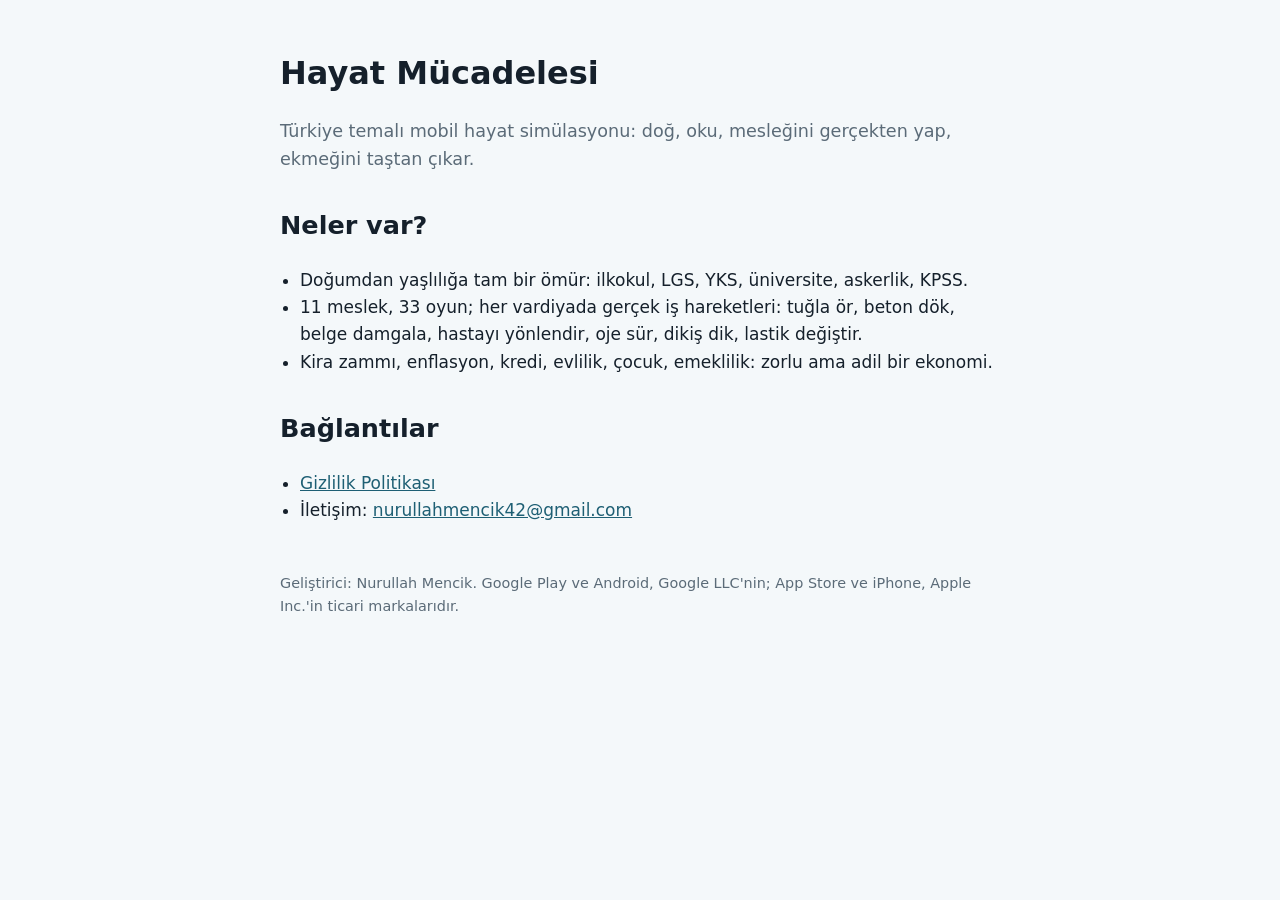
<file: index.html>
<!doctype html>
<html lang="tr">
<head>
<meta charset="utf-8">
<meta name="viewport" content="width=device-width, initial-scale=1">
<title>Hayat Mücadelesi</title>
<style>
  :root { --bg:#f4f8fa; --fg:#15202b; --muted:#5b6b78; --accent:#1e5f74; }
  @media (prefers-color-scheme: dark) { :root { --bg:#0f1720; --fg:#e8eef2; --muted:#9fb0bd; --accent:#5fb3c9; } }
  body { margin:0; background:var(--bg); color:var(--fg); font:17px/1.6 system-ui, -apple-system, "Segoe UI", Roboto, sans-serif; }
  main { max-width:720px; margin:0 auto; padding:48px 16px; }
  h1 { font-size:2rem; margin:0 0 8px; } h2 { margin-top:32px; }
  p.lead { color:var(--muted); font-size:1.1rem; }
  a { color:var(--accent); }
  ul { padding-left:20px; }
  footer { margin-top:48px; color:var(--muted); font-size:.9rem; }
</style>
</head>
<body>
<main>
  <h1>Hayat Mücadelesi</h1>
  <p class="lead">Türkiye temalı mobil hayat simülasyonu: doğ, oku, mesleğini gerçekten yap, ekmeğini taştan çıkar.</p>
  <h2>Neler var?</h2>
  <ul>
    <li>Doğumdan yaşlılığa tam bir ömür: ilkokul, LGS, YKS, üniversite, askerlik, KPSS.</li>
    <li>11 meslek, 33 oyun; her vardiyada gerçek iş hareketleri: tuğla ör, beton dök, belge damgala, hastayı yönlendir, oje sür, dikiş dik, lastik değiştir.</li>
    <li>Kira zammı, enflasyon, kredi, evlilik, çocuk, emeklilik: zorlu ama adil bir ekonomi.</li>
  </ul>
  <h2>Bağlantılar</h2>
  <ul>
    <li><a href="hayat-mucadelesi/gizlilik.html">Gizlilik Politikası</a></li>
    <li>İletişim: <a href="mailto:nurullahmencik42@gmail.com">nurullahmencik42@gmail.com</a></li>
  </ul>
  <footer>Geliştirici: Nurullah Mencik. Google Play ve Android, Google LLC'nin; App Store ve iPhone, Apple Inc.'in ticari markalarıdır.</footer>
</main>
</body>
</html>
</file>
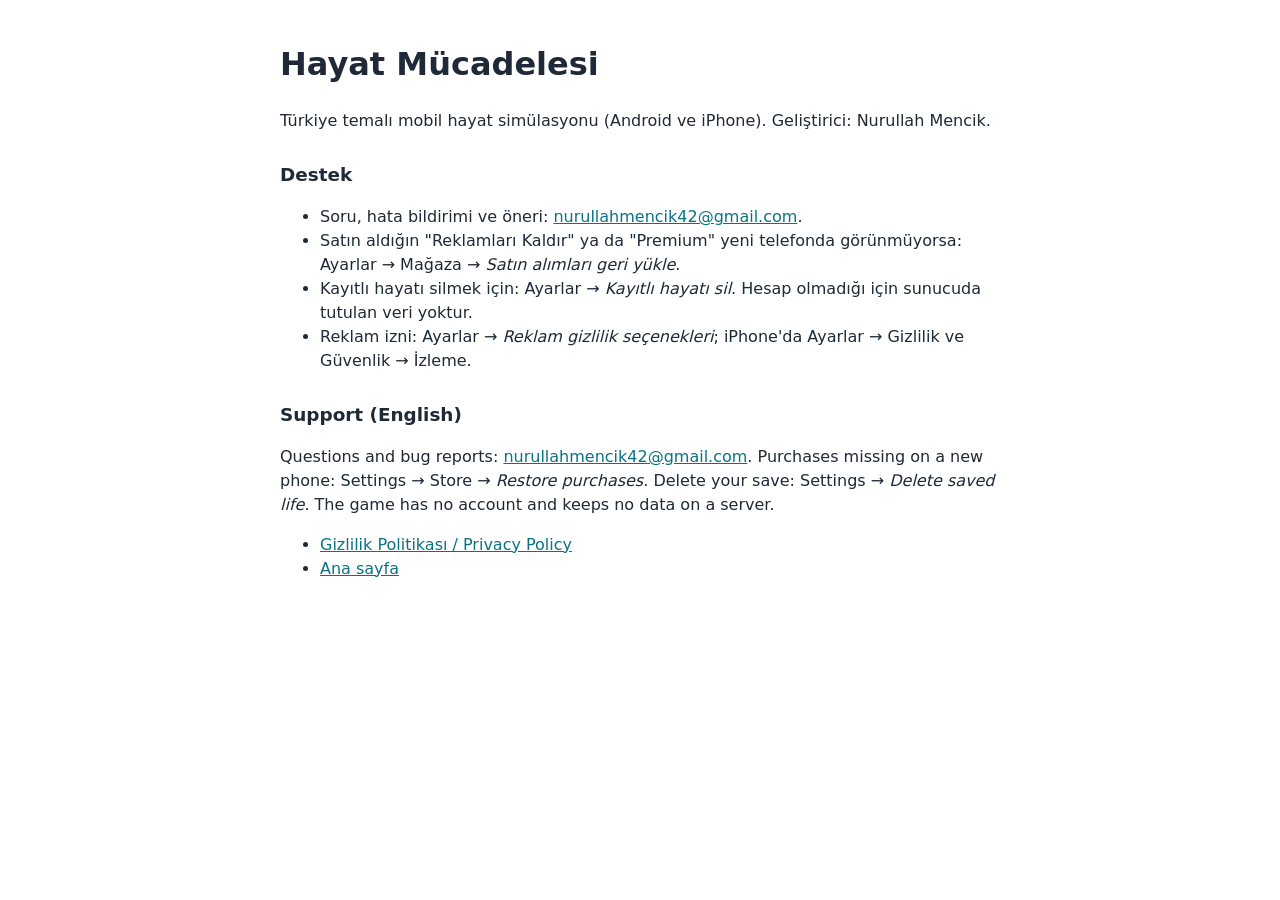
<file: hayat-mucadelesi/index.html>
<!doctype html>
<html lang="tr"><head><meta charset="utf-8"><meta name="viewport" content="width=device-width, initial-scale=1"><title>Hayat Mücadelesi</title>
<style>body{font-family:system-ui,sans-serif;max-width:720px;margin:40px auto;padding:0 16px;line-height:1.5;color:#1f2937}a{color:#0b7285}h2{margin-top:28px;font-size:1.15rem}</style></head>
<body><h1>Hayat Mücadelesi</h1>
<p>Türkiye temalı mobil hayat simülasyonu (Android ve iPhone). Geliştirici: Nurullah Mencik.</p>
<h2>Destek</h2>
<ul>
<li>Soru, hata bildirimi ve öneri: <a href="mailto:nurullahmencik42@gmail.com">nurullahmencik42@gmail.com</a>.</li>
<li>Satın aldığın "Reklamları Kaldır" ya da "Premium" yeni telefonda görünmüyorsa: Ayarlar → Mağaza → <em>Satın alımları geri yükle</em>.</li>
<li>Kayıtlı hayatı silmek için: Ayarlar → <em>Kayıtlı hayatı sil</em>. Hesap olmadığı için sunucuda tutulan veri yoktur.</li>
<li>Reklam izni: Ayarlar → <em>Reklam gizlilik seçenekleri</em>; iPhone'da Ayarlar → Gizlilik ve Güvenlik → İzleme.</li>
</ul>
<h2>Support (English)</h2>
<p>Questions and bug reports: <a href="mailto:nurullahmencik42@gmail.com">nurullahmencik42@gmail.com</a>. Purchases missing on a new phone: Settings → Store → <em>Restore purchases</em>. Delete your save: Settings → <em>Delete saved life</em>. The game has no account and keeps no data on a server.</p>
<ul><li><a href="gizlilik.html">Gizlilik Politikası / Privacy Policy</a></li><li><a href="../">Ana sayfa</a></li></ul>
</body></html>
</file>
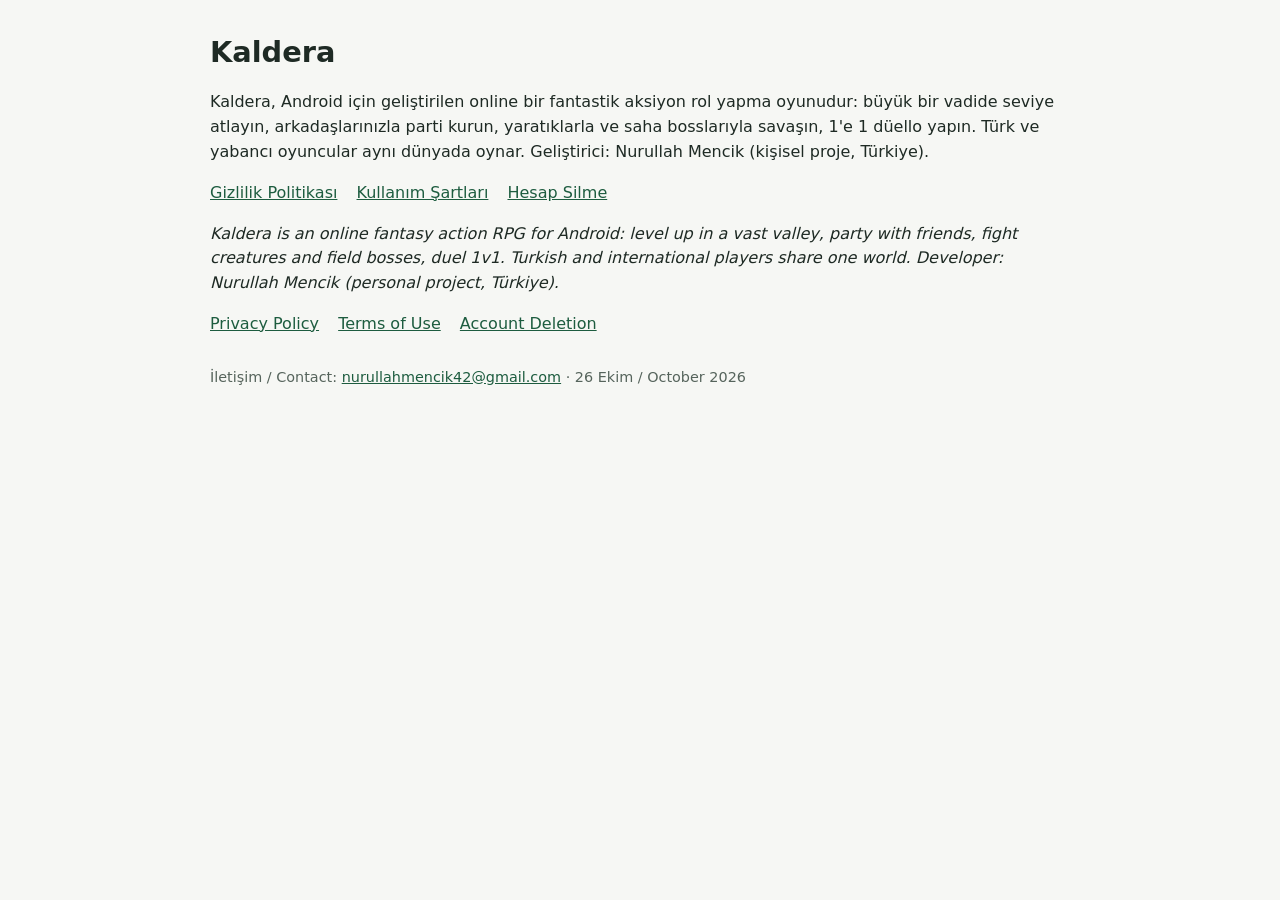
<file: kaldera/index.html>
<!doctype html><html lang="tr"><head><meta charset="utf-8"><meta name="viewport" content="width=device-width,initial-scale=1"><title>Kaldera</title><link rel="stylesheet" href="style.css"></head><body>
<h1>Kaldera</h1>
<p>Kaldera, Android için geliştirilen online bir fantastik aksiyon rol yapma oyunudur: büyük bir vadide seviye atlayın, arkadaşlarınızla parti kurun, yaratıklarla ve saha bosslarıyla savaşın, 1'e 1 düello yapın. Türk ve yabancı oyuncular aynı dünyada oynar. Geliştirici: Nurullah Mencik (kişisel proje, Türkiye).</p>
<nav><a href="gizlilik.html">Gizlilik Politikası</a> <a href="kullanim-sartlari.html">Kullanım Şartları</a> <a href="hesap-silme.html">Hesap Silme</a></nav>
<p lang="en"><em>Kaldera is an online fantasy action RPG for Android: level up in a vast valley, party with friends, fight creatures and field bosses, duel 1v1. Turkish and international players share one world. Developer: Nurullah Mencik (personal project, Türkiye).</em></p>
<nav lang="en"><a href="privacy.html">Privacy Policy</a> <a href="terms.html">Terms of Use</a> <a href="account-deletion.html">Account Deletion</a></nav>
<footer>İletişim / Contact: <a href="mailto:nurullahmencik42@gmail.com">nurullahmencik42@gmail.com</a> · 26 Ekim / October 2026</footer>
</body></html>
</file>
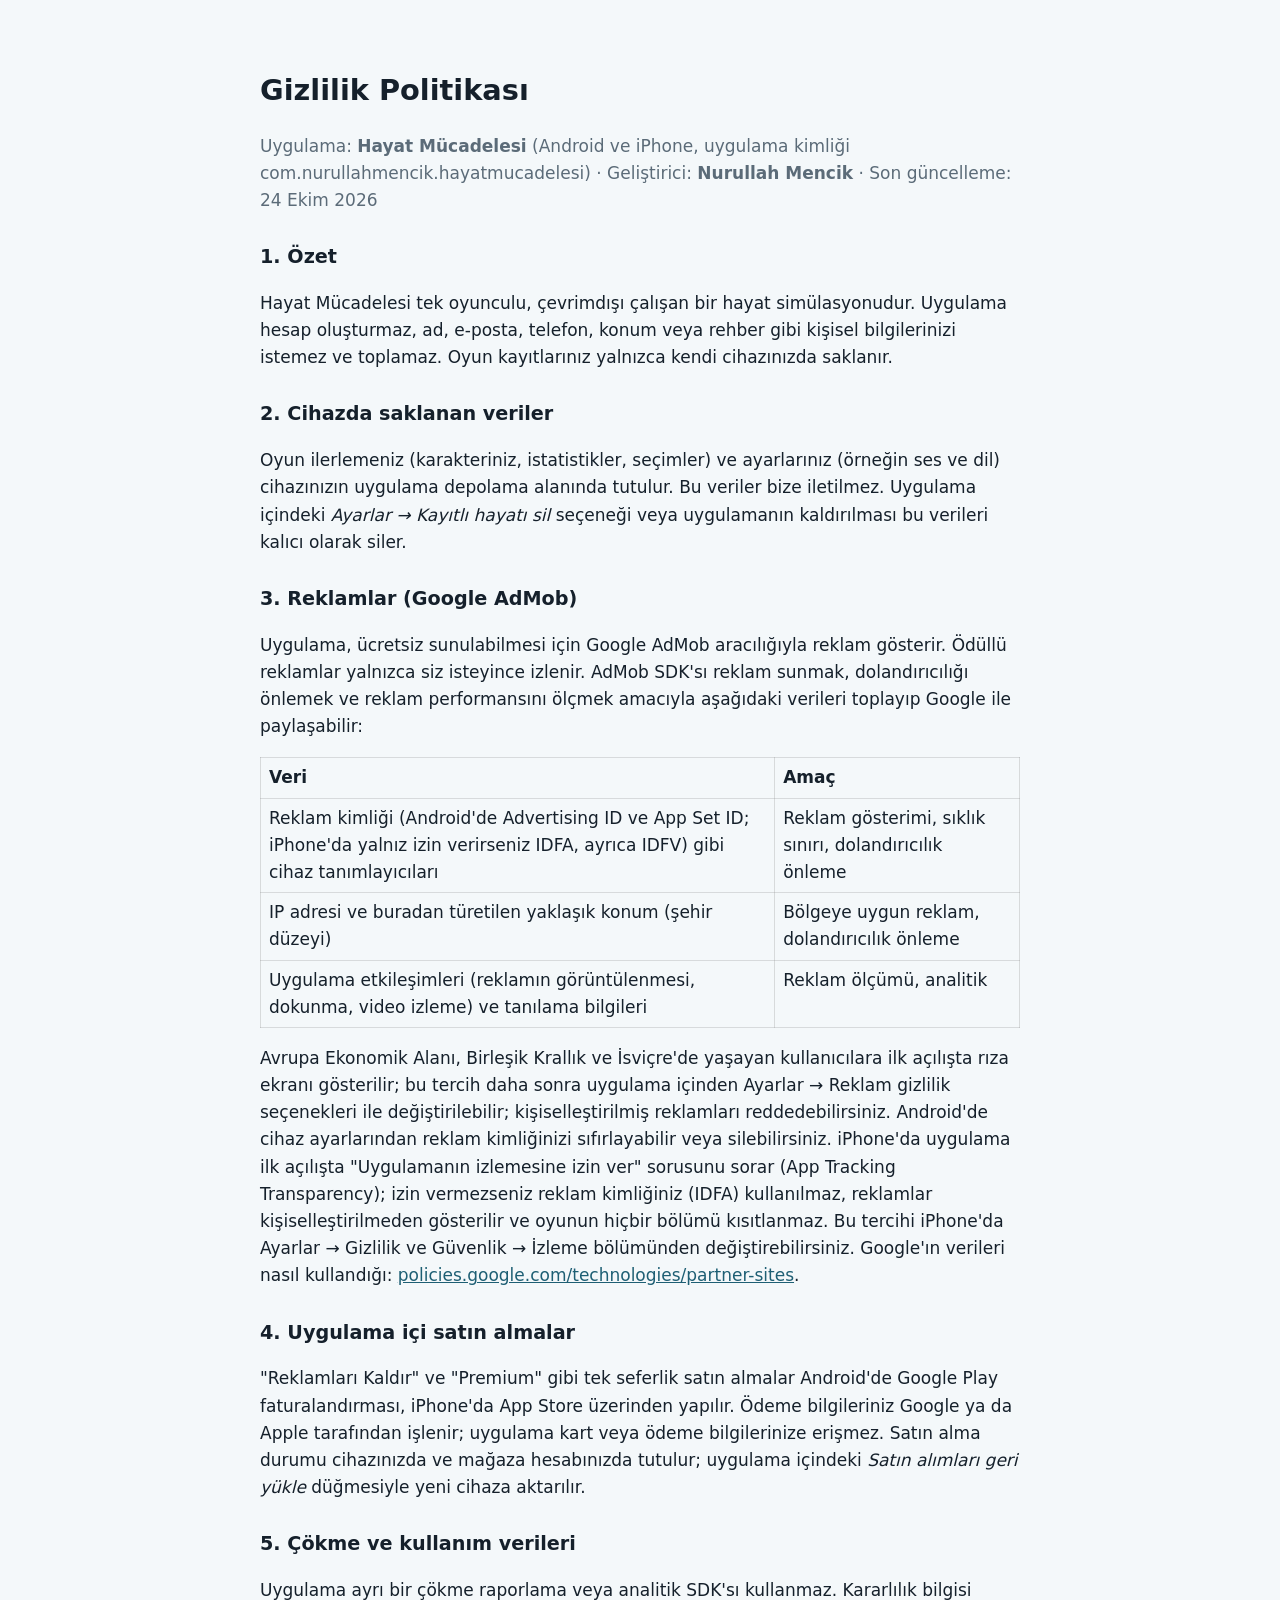
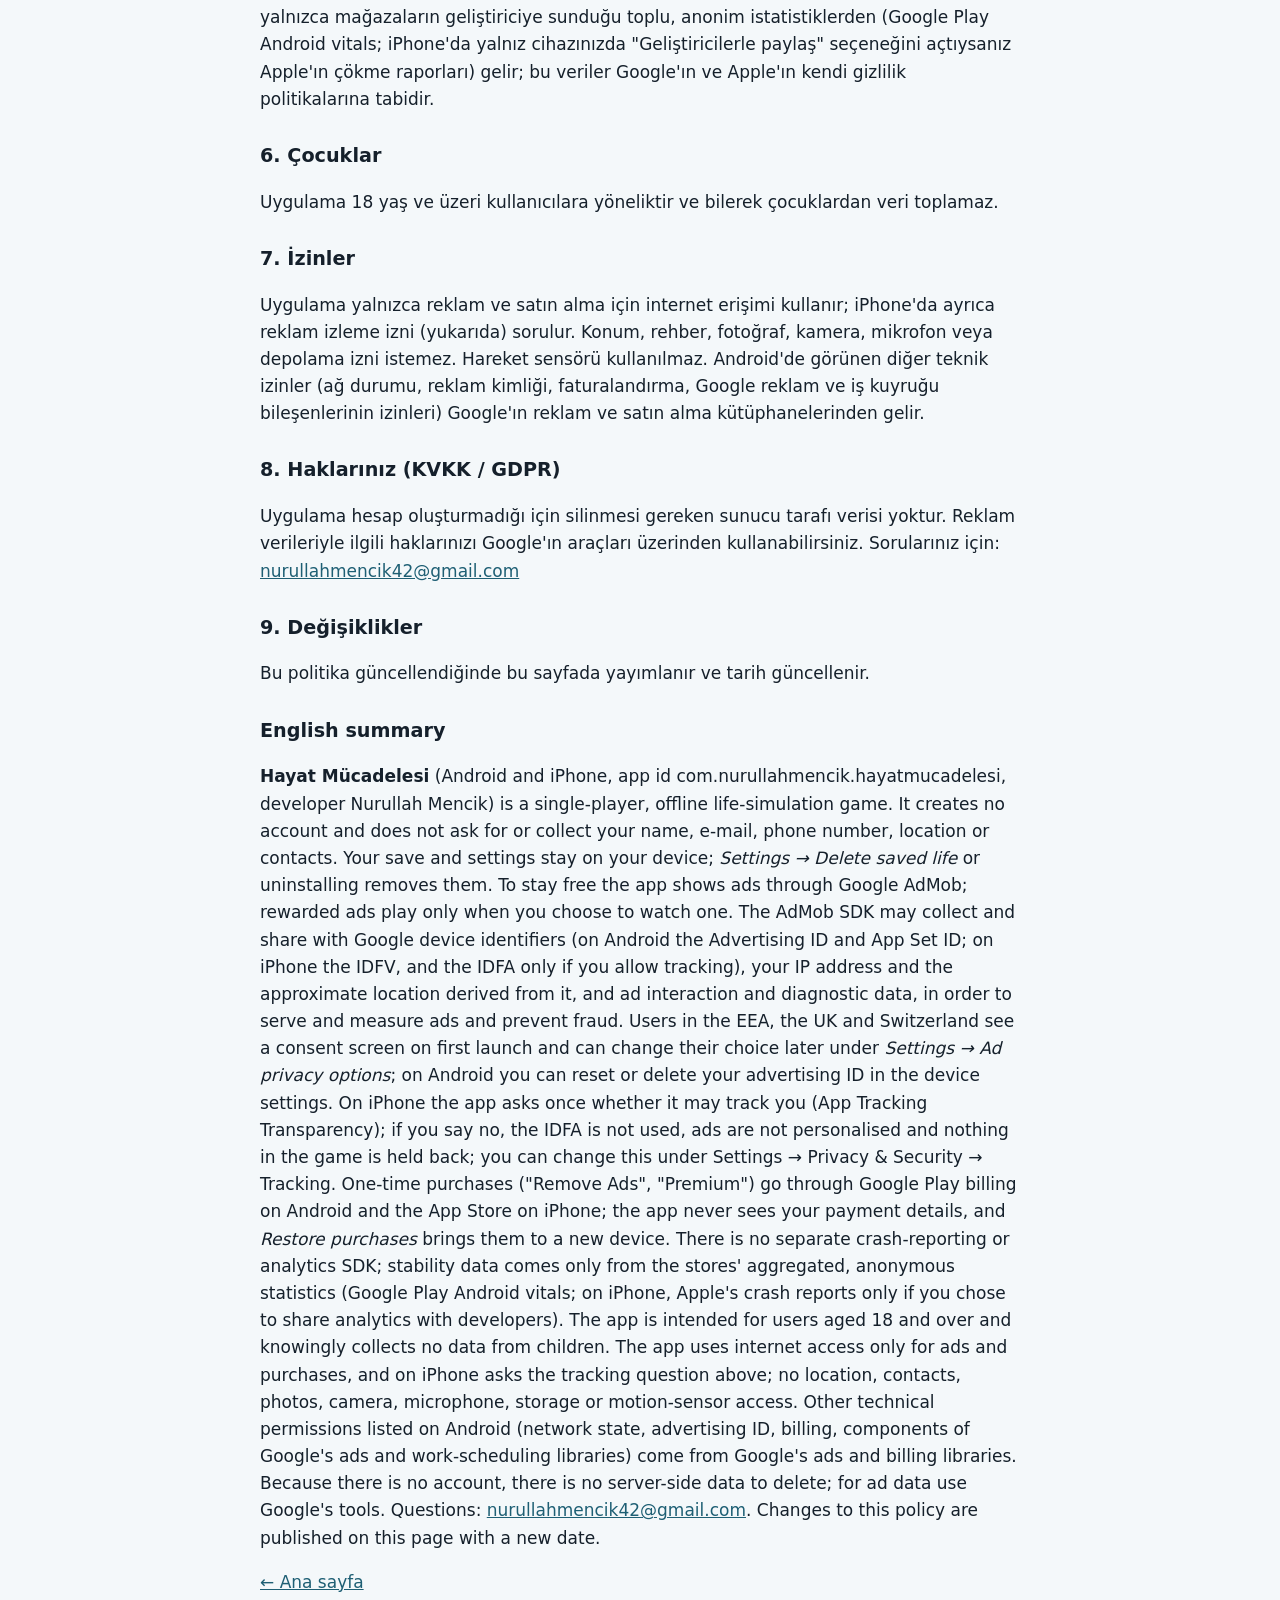
<file: hayat-mucadelesi/gizlilik.html>
<!doctype html>
<html lang="tr">
<head>
<meta charset="utf-8">
<meta name="viewport" content="width=device-width, initial-scale=1">
<title>Hayat Mücadelesi — Gizlilik Politikası</title>
<style>
  :root { --bg:#f4f8fa; --fg:#15202b; --muted:#5b6b78; --accent:#1e5f74; }
  @media (prefers-color-scheme: dark) { :root { --bg:#0f1720; --fg:#e8eef2; --muted:#9fb0bd; --accent:#5fb3c9; } }
  body { margin:0; background:var(--bg); color:var(--fg); font:17px/1.6 system-ui, -apple-system, "Segoe UI", Roboto, sans-serif; }
  main { max-width:760px; margin:0 auto; padding:48px 16px; }
  h1 { font-size:1.8rem; } h2 { margin-top:28px; font-size:1.2rem; }
  a { color:var(--accent); } .muted { color:var(--muted); }
  table { border-collapse:collapse; width:100%; } td, th { border:1px solid #8884; padding:6px 8px; text-align:left; vertical-align:top; }
</style>
</head>
<body>
<main>
  <h1>Gizlilik Politikası</h1>
  <p class="muted">Uygulama: <strong>Hayat Mücadelesi</strong> (Android ve iPhone, uygulama kimliği com.nurullahmencik.hayatmucadelesi) · Geliştirici: <strong>Nurullah Mencik</strong> · Son güncelleme: 24 Ekim 2026</p>

  <h2>1. Özet</h2>
  <p>Hayat Mücadelesi tek oyunculu, çevrimdışı çalışan bir hayat simülasyonudur. Uygulama hesap oluşturmaz, ad, e-posta, telefon, konum veya rehber gibi kişisel bilgilerinizi istemez ve toplamaz. Oyun kayıtlarınız yalnızca kendi cihazınızda saklanır.</p>

  <h2>2. Cihazda saklanan veriler</h2>
  <p>Oyun ilerlemeniz (karakteriniz, istatistikler, seçimler) ve ayarlarınız (örneğin ses ve dil) cihazınızın uygulama depolama alanında tutulur. Bu veriler bize iletilmez. Uygulama içindeki <em>Ayarlar → Kayıtlı hayatı sil</em> seçeneği veya uygulamanın kaldırılması bu verileri kalıcı olarak siler.</p>

  <h2>3. Reklamlar (Google AdMob)</h2>
  <p>Uygulama, ücretsiz sunulabilmesi için Google AdMob aracılığıyla reklam gösterir. Ödüllü reklamlar yalnızca siz isteyince izlenir. AdMob SDK'sı reklam sunmak, dolandırıcılığı önlemek ve reklam performansını ölçmek amacıyla aşağıdaki verileri toplayıp Google ile paylaşabilir:</p>
  <table>
    <tr><th>Veri</th><th>Amaç</th></tr>
    <tr><td>Reklam kimliği (Android'de Advertising ID ve App Set ID; iPhone'da yalnız izin verirseniz IDFA, ayrıca IDFV) gibi cihaz tanımlayıcıları</td><td>Reklam gösterimi, sıklık sınırı, dolandırıcılık önleme</td></tr>
    <tr><td>IP adresi ve buradan türetilen yaklaşık konum (şehir düzeyi)</td><td>Bölgeye uygun reklam, dolandırıcılık önleme</td></tr>
    <tr><td>Uygulama etkileşimleri (reklamın görüntülenmesi, dokunma, video izleme) ve tanılama bilgileri</td><td>Reklam ölçümü, analitik</td></tr>
  </table>
  <p>Avrupa Ekonomik Alanı, Birleşik Krallık ve İsviçre'de yaşayan kullanıcılara ilk açılışta rıza ekranı gösterilir; bu tercih daha sonra uygulama içinden Ayarlar → Reklam gizlilik seçenekleri ile değiştirilebilir; kişiselleştirilmiş reklamları reddedebilirsiniz. Android'de cihaz ayarlarından reklam kimliğinizi sıfırlayabilir veya silebilirsiniz. iPhone'da uygulama ilk açılışta "Uygulamanın izlemesine izin ver" sorusunu sorar (App Tracking Transparency); izin vermezseniz reklam kimliğiniz (IDFA) kullanılmaz, reklamlar kişiselleştirilmeden gösterilir ve oyunun hiçbir bölümü kısıtlanmaz. Bu tercihi iPhone'da Ayarlar → Gizlilik ve Güvenlik → İzleme bölümünden değiştirebilirsiniz. Google'ın verileri nasıl kullandığı: <a href="https://policies.google.com/technologies/partner-sites" rel="noopener">policies.google.com/technologies/partner-sites</a>.</p>

  <h2>4. Uygulama içi satın almalar</h2>
  <p>"Reklamları Kaldır" ve "Premium" gibi tek seferlik satın almalar Android'de Google Play faturalandırması, iPhone'da App Store üzerinden yapılır. Ödeme bilgileriniz Google ya da Apple tarafından işlenir; uygulama kart veya ödeme bilgilerinize erişmez. Satın alma durumu cihazınızda ve mağaza hesabınızda tutulur; uygulama içindeki <em>Satın alımları geri yükle</em> düğmesiyle yeni cihaza aktarılır.</p>

  <h2>5. Çökme ve kullanım verileri</h2>
  <p>Uygulama ayrı bir çökme raporlama veya analitik SDK'sı kullanmaz. Kararlılık bilgisi yalnızca mağazaların geliştiriciye sunduğu toplu, anonim istatistiklerden (Google Play Android vitals; iPhone'da yalnız cihazınızda "Geliştiricilerle paylaş" seçeneğini açtıysanız Apple'ın çökme raporları) gelir; bu veriler Google'ın ve Apple'ın kendi gizlilik politikalarına tabidir.</p>

  <h2>6. Çocuklar</h2>
  <p>Uygulama 18 yaş ve üzeri kullanıcılara yöneliktir ve bilerek çocuklardan veri toplamaz.</p>

  <h2>7. İzinler</h2>
  <p>Uygulama yalnızca reklam ve satın alma için internet erişimi kullanır; iPhone'da ayrıca reklam izleme izni (yukarıda) sorulur. Konum, rehber, fotoğraf, kamera, mikrofon veya depolama izni istemez. Hareket sensörü kullanılmaz. Android'de görünen diğer teknik izinler (ağ durumu, reklam kimliği, faturalandırma, Google reklam ve iş kuyruğu bileşenlerinin izinleri) Google'ın reklam ve satın alma kütüphanelerinden gelir.</p>

  <h2>8. Haklarınız (KVKK / GDPR)</h2>
  <p>Uygulama hesap oluşturmadığı için silinmesi gereken sunucu tarafı verisi yoktur. Reklam verileriyle ilgili haklarınızı Google'ın araçları üzerinden kullanabilirsiniz. Sorularınız için: <a href="mailto:nurullahmencik42@gmail.com">nurullahmencik42@gmail.com</a></p>

  <h2>9. Değişiklikler</h2>
  <p>Bu politika güncellendiğinde bu sayfada yayımlanır ve tarih güncellenir.</p>

  <h2 id="en">English summary</h2>
  <p><strong>Hayat Mücadelesi</strong> (Android and iPhone, app id com.nurullahmencik.hayatmucadelesi, developer Nurullah Mencik) is a single-player, offline life-simulation game. It creates no account and does not ask for or collect your name, e-mail, phone number, location or contacts. Your save and settings stay on your device; <em>Settings → Delete saved life</em> or uninstalling removes them. To stay free the app shows ads through Google AdMob; rewarded ads play only when you choose to watch one. The AdMob SDK may collect and share with Google device identifiers (on Android the Advertising ID and App Set ID; on iPhone the IDFV, and the IDFA only if you allow tracking), your IP address and the approximate location derived from it, and ad interaction and diagnostic data, in order to serve and measure ads and prevent fraud. Users in the EEA, the UK and Switzerland see a consent screen on first launch and can change their choice later under <em>Settings → Ad privacy options</em>; on Android you can reset or delete your advertising ID in the device settings. On iPhone the app asks once whether it may track you (App Tracking Transparency); if you say no, the IDFA is not used, ads are not personalised and nothing in the game is held back; you can change this under Settings → Privacy &amp; Security → Tracking. One-time purchases ("Remove Ads", "Premium") go through Google Play billing on Android and the App Store on iPhone; the app never sees your payment details, and <em>Restore purchases</em> brings them to a new device. There is no separate crash-reporting or analytics SDK; stability data comes only from the stores' aggregated, anonymous statistics (Google Play Android vitals; on iPhone, Apple's crash reports only if you chose to share analytics with developers). The app is intended for users aged 18 and over and knowingly collects no data from children. The app uses internet access only for ads and purchases, and on iPhone asks the tracking question above; no location, contacts, photos, camera, microphone, storage or motion-sensor access. Other technical permissions listed on Android (network state, advertising ID, billing, components of Google's ads and work-scheduling libraries) come from Google's ads and billing libraries. Because there is no account, there is no server-side data to delete; for ad data use Google's tools. Questions: <a href="mailto:nurullahmencik42@gmail.com">nurullahmencik42@gmail.com</a>. Changes to this policy are published on this page with a new date.</p>

  <p><a href="index.html">← Ana sayfa</a></p>
</main>
</body>
</html>
</file>
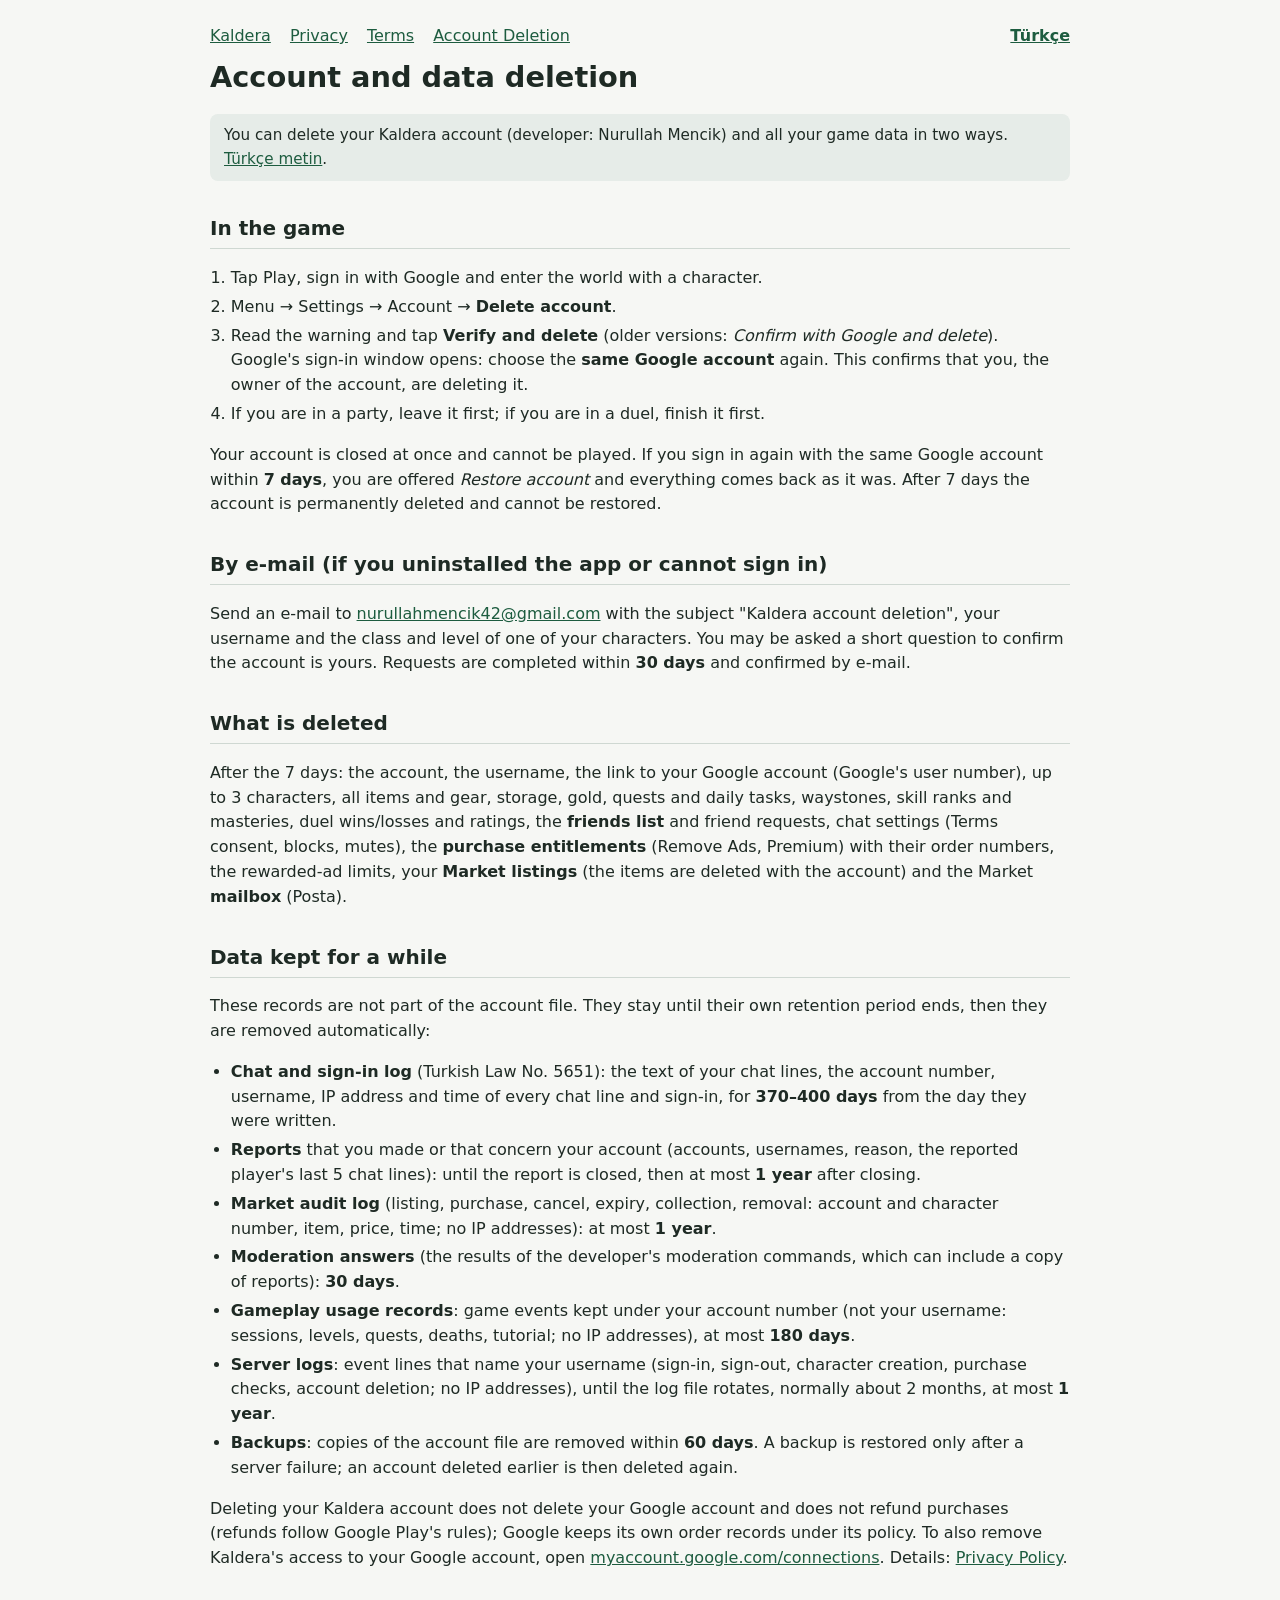
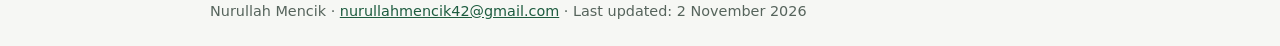
<file: kaldera/account-deletion.html>
<!doctype html><html lang="en"><head><meta charset="utf-8"><meta name="viewport" content="width=device-width,initial-scale=1"><title>Kaldera – Account Deletion</title><link rel="stylesheet" href="style.css"><link rel="alternate" hreflang="tr" href="hesap-silme.html"></head><body>
<nav><a href="index.html">Kaldera</a> <a href="privacy.html">Privacy</a> <a href="terms.html">Terms</a> <a href="account-deletion.html">Account Deletion</a> <a class="lang-switch" href="hesap-silme.html" hreflang="tr">Türkçe</a></nav>
<h1>Account and data deletion</h1>
<p class="lang">You can delete your Kaldera account (developer: Nurullah Mencik) and all your game data in two ways. <a href="hesap-silme.html" hreflang="tr">Türkçe metin</a>.</p>
<h2>In the game</h2>
<ol><li>Tap Play, sign in with Google and enter the world with a character.</li>
<li>Menu → Settings → Account → <strong>Delete account</strong>.</li>
<li>Read the warning and tap <strong>Verify and delete</strong> (older versions: <em>Confirm with Google and delete</em>). Google's sign-in window opens: choose the <strong>same Google account</strong> again. This confirms that you, the owner of the account, are deleting it.</li>
<li>If you are in a party, leave it first; if you are in a duel, finish it first.</li></ol>
<p>Your account is closed at once and cannot be played. If you sign in again with the same Google account within <strong>7 days</strong>, you are offered <em>Restore account</em> and everything comes back as it was. After 7 days the account is permanently deleted and cannot be restored.</p>
<h2>By e-mail (if you uninstalled the app or cannot sign in)</h2>
<p>Send an e-mail to <a href="mailto:nurullahmencik42@gmail.com?subject=Kaldera%20account%20deletion">nurullahmencik42@gmail.com</a> with the subject "Kaldera account deletion", your username and the class and level of one of your characters. You may be asked a short question to confirm the account is yours. Requests are completed within <strong>30 days</strong> and confirmed by e-mail.</p>
<h2>What is deleted</h2>
<p>After the 7 days: the account, the username, the link to your Google account (Google's user number), up to 3 characters, all items and gear, storage, gold, quests and daily tasks, waystones, skill ranks and masteries, duel wins/losses and ratings, the <strong>friends list</strong> and friend requests, chat settings (Terms consent, blocks, mutes), the <strong>purchase entitlements</strong> (Remove Ads, Premium) with their order numbers, the rewarded-ad limits, your <strong>Market listings</strong> (the items are deleted with the account) and the Market <strong>mailbox</strong> (Posta).</p>
<h2>Data kept for a while</h2>
<p>These records are not part of the account file. They stay until their own retention period ends, then they are removed automatically:</p>
<ul><li><strong>Chat and sign-in log</strong> (Turkish Law No. 5651): the text of your chat lines, the account number, username, IP address and time of every chat line and sign-in, for <strong>370–400 days</strong> from the day they were written.</li>
<li><strong>Reports</strong> that you made or that concern your account (accounts, usernames, reason, the reported player's last 5 chat lines): until the report is closed, then at most <strong>1 year</strong> after closing.</li>
<li><strong>Market audit log</strong> (listing, purchase, cancel, expiry, collection, removal: account and character number, item, price, time; no IP addresses): at most <strong>1 year</strong>.</li>
<li><strong>Moderation answers</strong> (the results of the developer's moderation commands, which can include a copy of reports): <strong>30 days</strong>.</li>
<li><strong>Gameplay usage records</strong>: game events kept under your account number (not your username: sessions, levels, quests, deaths, tutorial; no IP addresses), at most <strong>180 days</strong>.</li>
<li><strong>Server logs</strong>: event lines that name your username (sign-in, sign-out, character creation, purchase checks, account deletion; no IP addresses), until the log file rotates, normally about 2 months, at most <strong>1 year</strong>.</li>
<li><strong>Backups</strong>: copies of the account file are removed within <strong>60 days</strong>. A backup is restored only after a server failure; an account deleted earlier is then deleted again.</li></ul>
<p>Deleting your Kaldera account does not delete your Google account and does not refund purchases (refunds follow Google Play's rules); Google keeps its own order records under its policy. To also remove Kaldera's access to your Google account, open <a href="https://myaccount.google.com/connections">myaccount.google.com/connections</a>. Details: <a href="privacy.html">Privacy Policy</a>.</p>
<footer>Nurullah Mencik · <a href="mailto:nurullahmencik42@gmail.com">nurullahmencik42@gmail.com</a> · Last updated: 2 November 2026</footer>
</body></html>
</file>
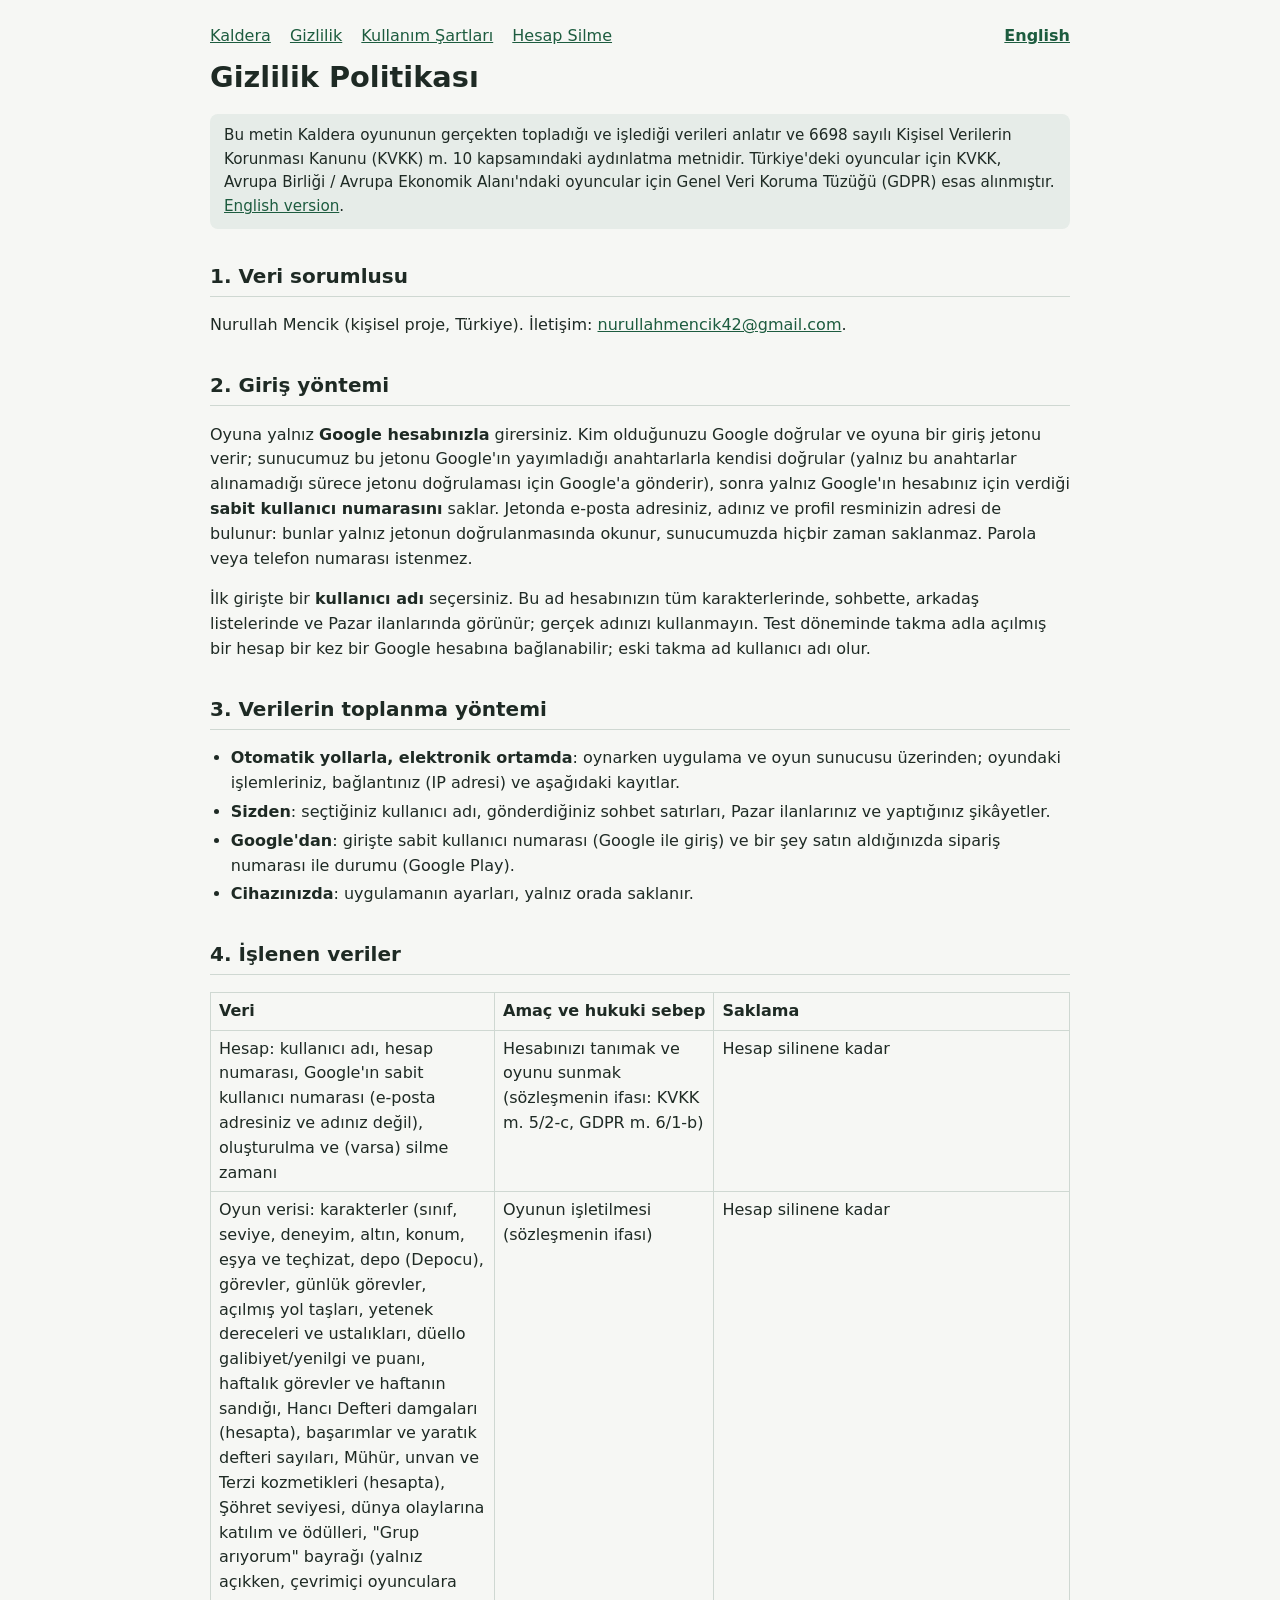
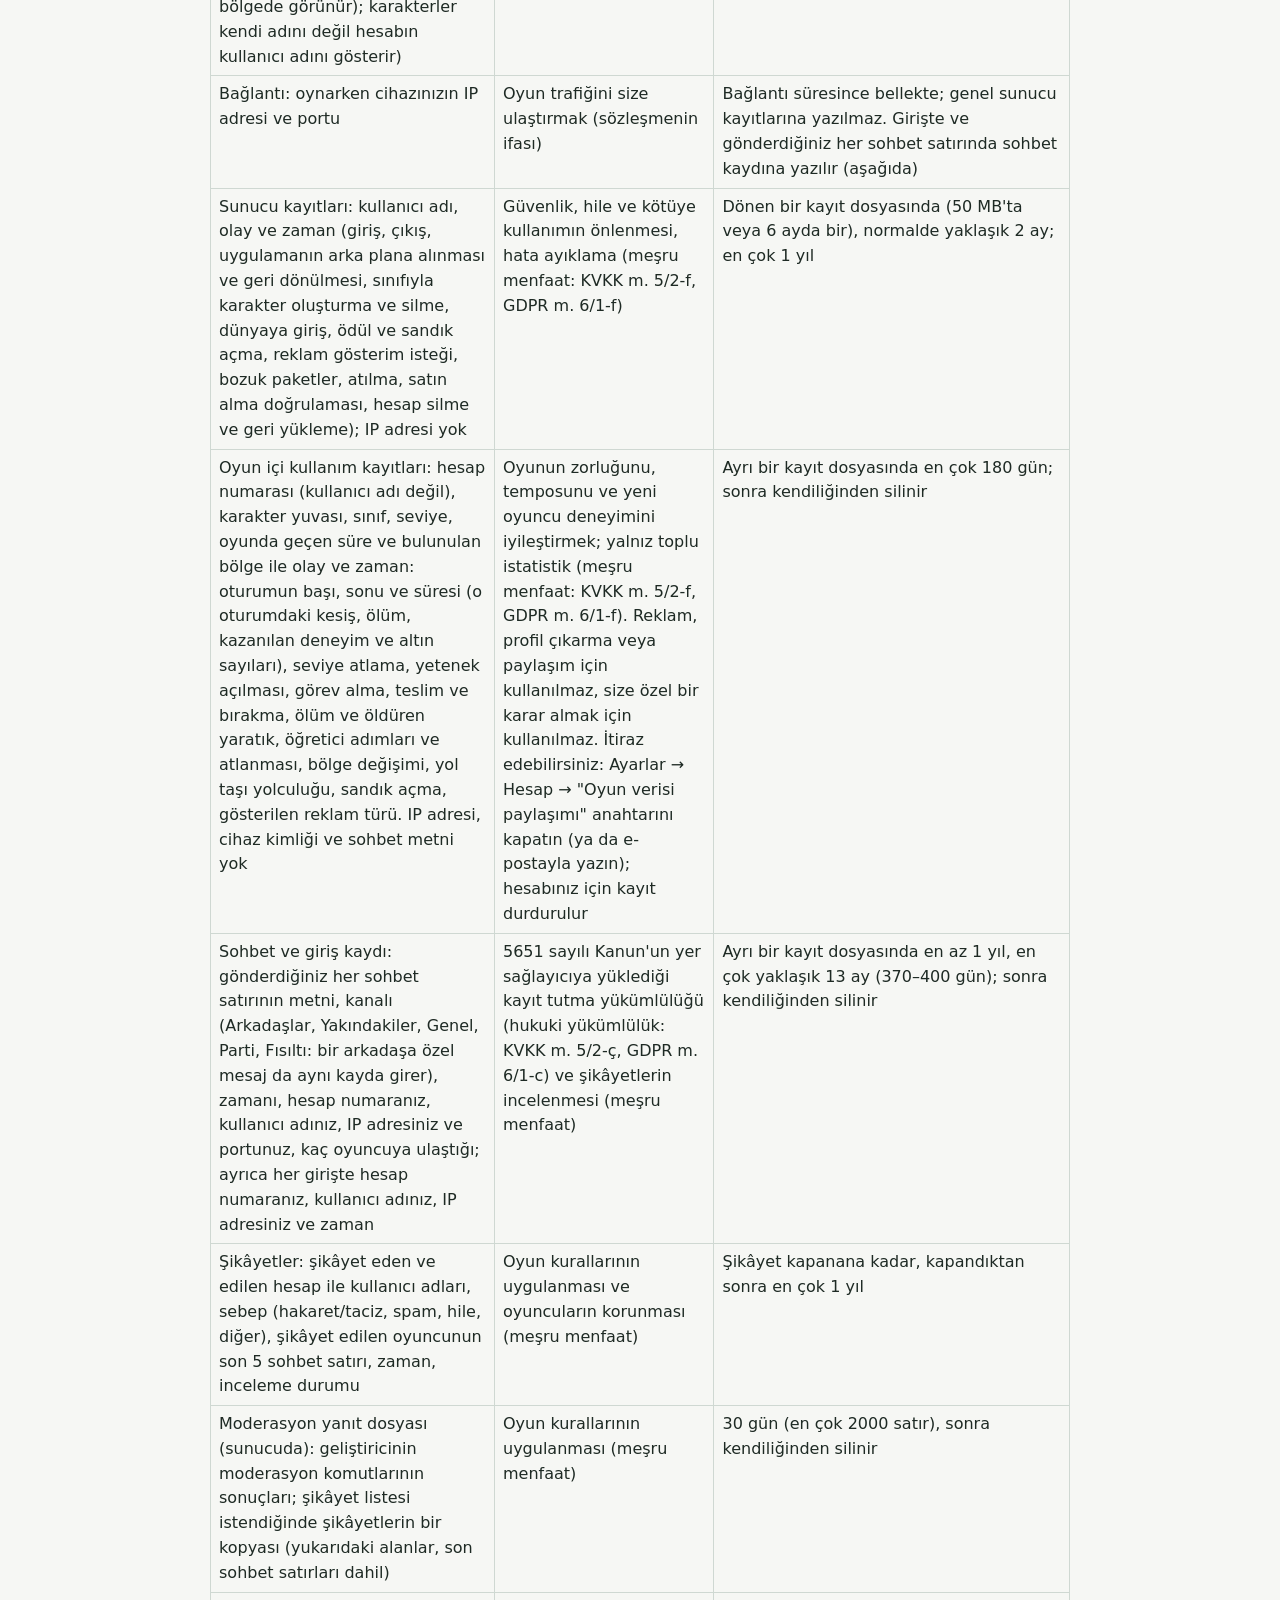
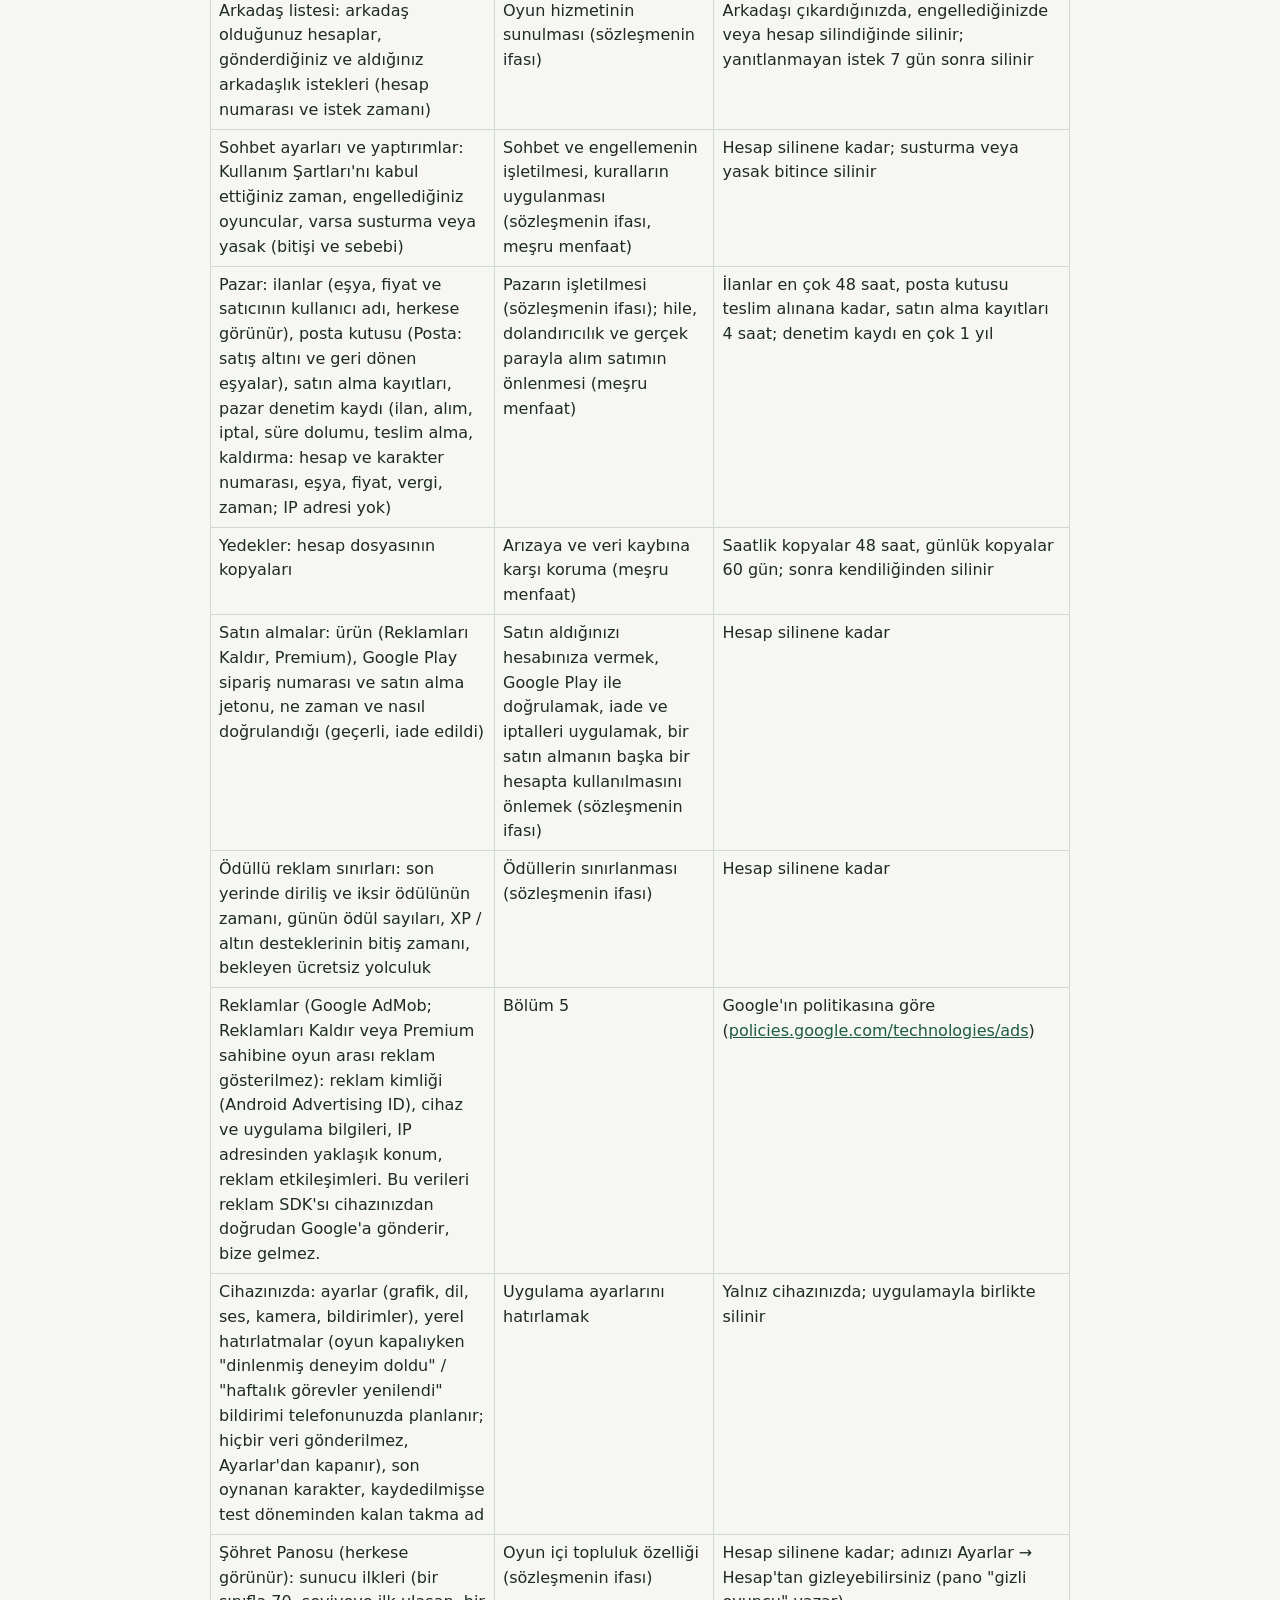
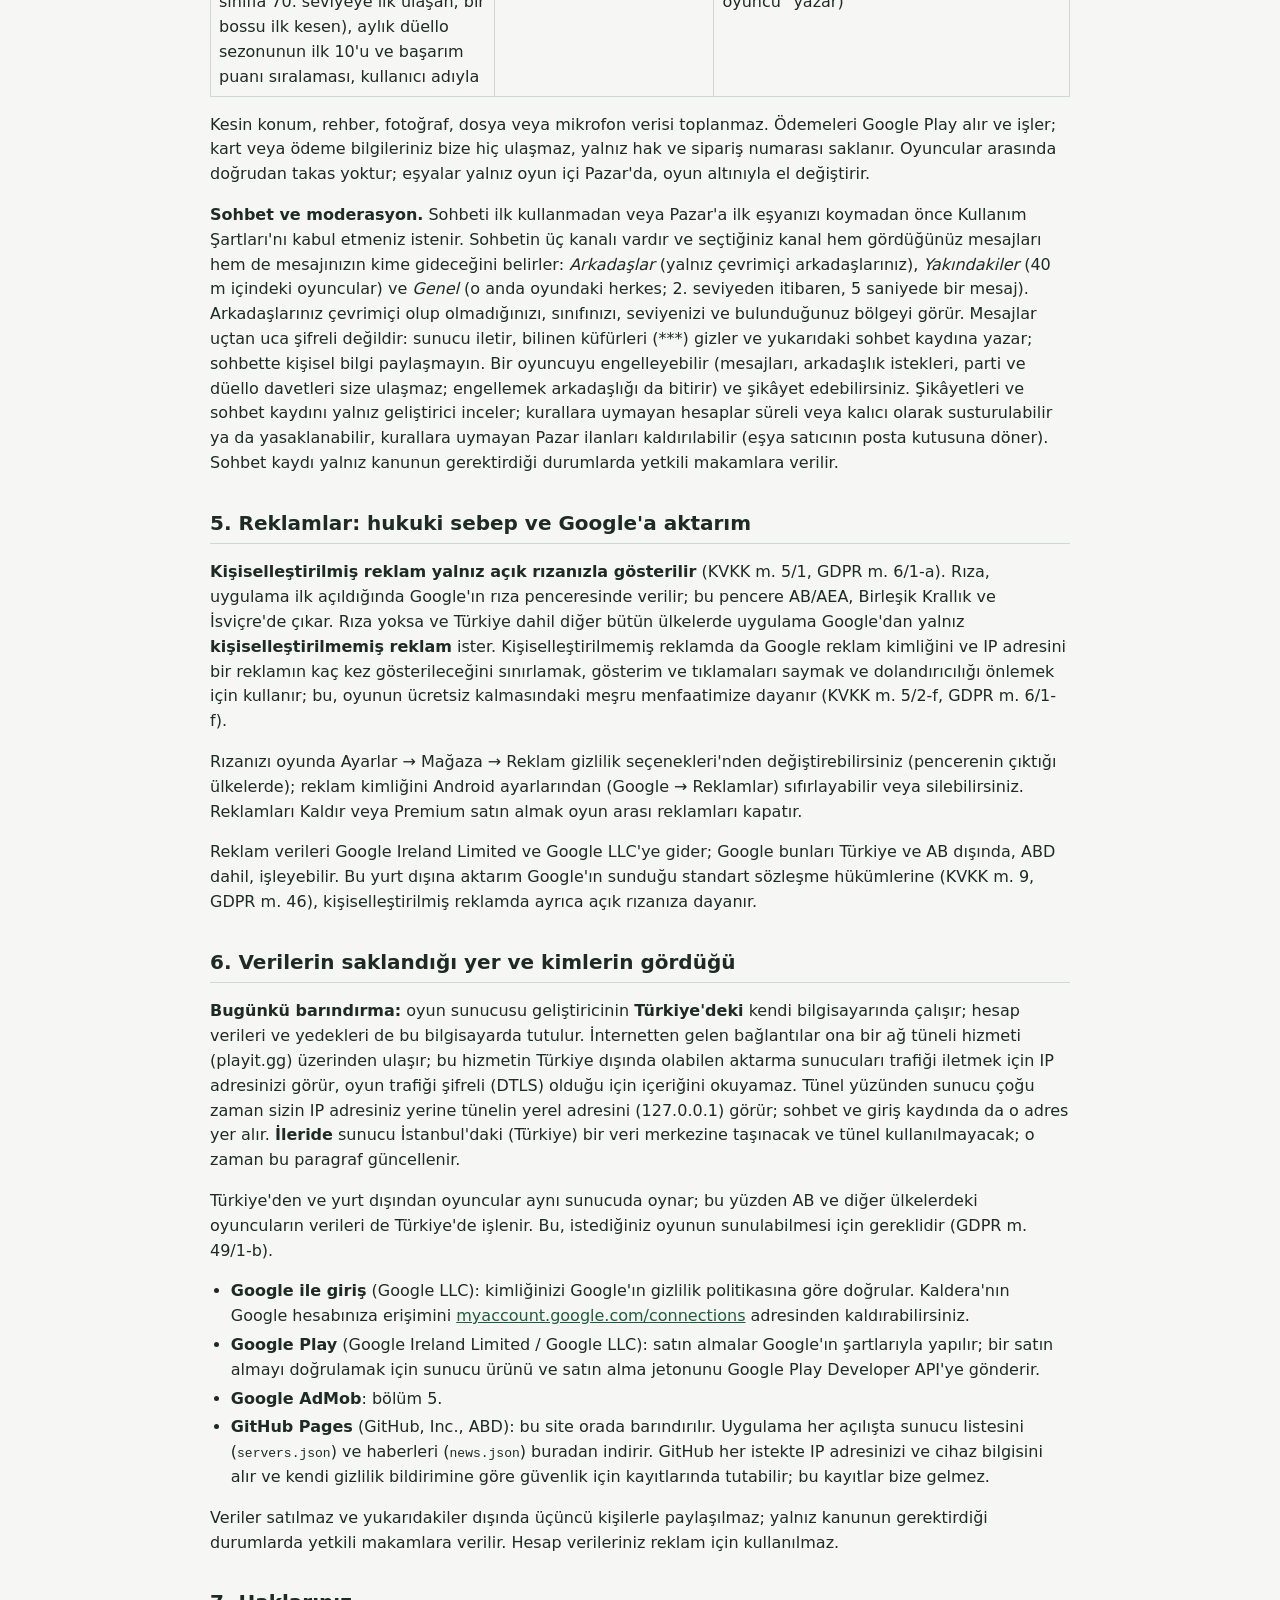
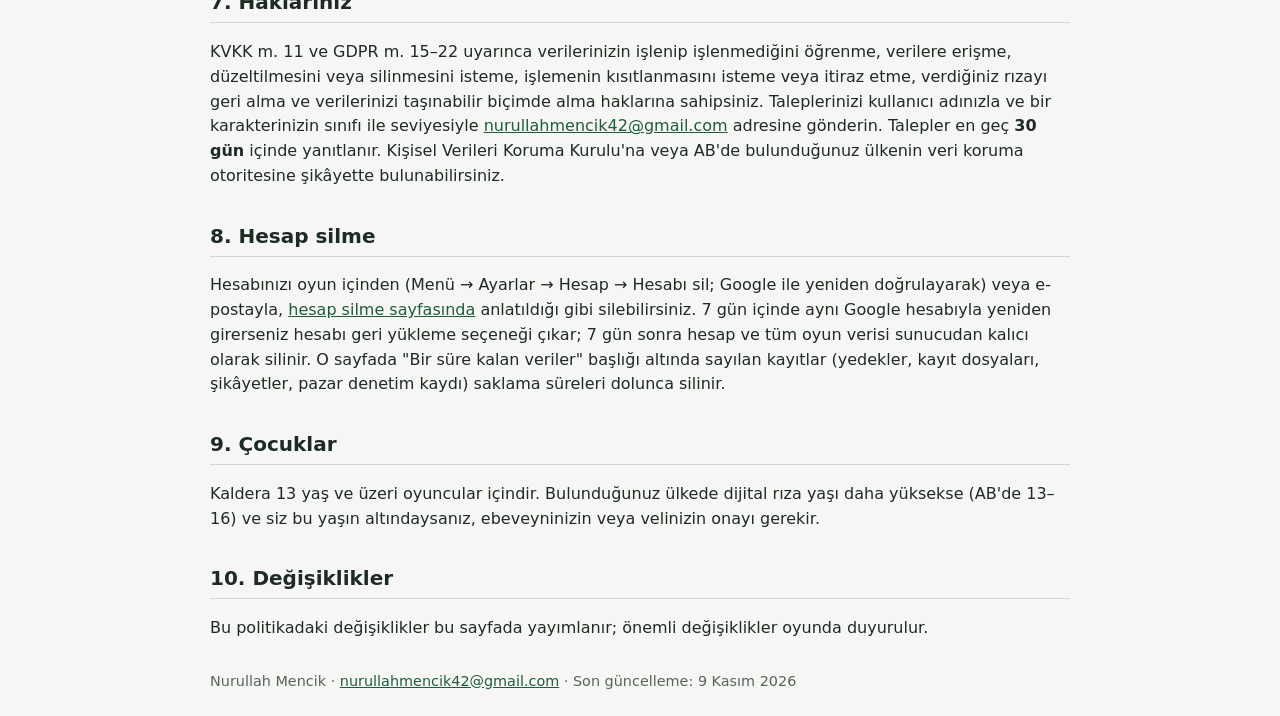
<file: kaldera/gizlilik.html>
<!doctype html><html lang="tr"><head><meta charset="utf-8"><meta name="viewport" content="width=device-width,initial-scale=1"><title>Kaldera – Gizlilik Politikası</title><link rel="stylesheet" href="style.css"><link rel="alternate" hreflang="en" href="privacy.html"></head><body>
<nav><a href="index.html">Kaldera</a> <a href="gizlilik.html">Gizlilik</a> <a href="kullanim-sartlari.html">Kullanım Şartları</a> <a href="hesap-silme.html">Hesap Silme</a> <a class="lang-switch" href="privacy.html" hreflang="en">English</a></nav>
<h1>Gizlilik Politikası</h1>
<p class="lang">Bu metin Kaldera oyununun gerçekten topladığı ve işlediği verileri anlatır ve 6698 sayılı Kişisel Verilerin Korunması Kanunu (KVKK) m. 10 kapsamındaki aydınlatma metnidir. Türkiye'deki oyuncular için KVKK, Avrupa Birliği / Avrupa Ekonomik Alanı'ndaki oyuncular için Genel Veri Koruma Tüzüğü (GDPR) esas alınmıştır. <a href="privacy.html" hreflang="en">English version</a>.</p>
<h2>1. Veri sorumlusu</h2>
<p>Nurullah Mencik (kişisel proje, Türkiye). İletişim: <a href="mailto:nurullahmencik42@gmail.com">nurullahmencik42@gmail.com</a>.</p>
<h2>2. Giriş yöntemi</h2>
<p>Oyuna yalnız <strong>Google hesabınızla</strong> girersiniz. Kim olduğunuzu Google doğrular ve oyuna bir giriş jetonu verir; sunucumuz bu jetonu Google'ın yayımladığı anahtarlarla kendisi doğrular (yalnız bu anahtarlar alınamadığı sürece jetonu doğrulaması için Google'a gönderir), sonra yalnız Google'ın hesabınız için verdiği <strong>sabit kullanıcı numarasını</strong> saklar. Jetonda e-posta adresiniz, adınız ve profil resminizin adresi de bulunur: bunlar yalnız jetonun doğrulanmasında okunur, sunucumuzda hiçbir zaman saklanmaz. Parola veya telefon numarası istenmez.</p>
<p>İlk girişte bir <strong>kullanıcı adı</strong> seçersiniz. Bu ad hesabınızın tüm karakterlerinde, sohbette, arkadaş listelerinde ve Pazar ilanlarında görünür; gerçek adınızı kullanmayın. Test döneminde takma adla açılmış bir hesap bir kez bir Google hesabına bağlanabilir; eski takma ad kullanıcı adı olur.</p>
<h2>3. Verilerin toplanma yöntemi</h2>
<ul><li><strong>Otomatik yollarla, elektronik ortamda</strong>: oynarken uygulama ve oyun sunucusu üzerinden; oyundaki işlemleriniz, bağlantınız (IP adresi) ve aşağıdaki kayıtlar.</li>
<li><strong>Sizden</strong>: seçtiğiniz kullanıcı adı, gönderdiğiniz sohbet satırları, Pazar ilanlarınız ve yaptığınız şikâyetler.</li>
<li><strong>Google'dan</strong>: girişte sabit kullanıcı numarası (Google ile giriş) ve bir şey satın aldığınızda sipariş numarası ile durumu (Google Play).</li>
<li><strong>Cihazınızda</strong>: uygulamanın ayarları, yalnız orada saklanır.</li></ul>
<h2>4. İşlenen veriler</h2>
<table><tr><th>Veri</th><th>Amaç ve hukuki sebep</th><th>Saklama</th></tr>
<tr><td>Hesap: kullanıcı adı, hesap numarası, Google'ın sabit kullanıcı numarası (e-posta adresiniz ve adınız değil), oluşturulma ve (varsa) silme zamanı</td><td>Hesabınızı tanımak ve oyunu sunmak (sözleşmenin ifası: KVKK m. 5/2-c, GDPR m. 6/1-b)</td><td>Hesap silinene kadar</td></tr>
<tr><td>Oyun verisi: karakterler (sınıf, seviye, deneyim, altın, konum, eşya ve teçhizat, depo (Depocu), görevler, günlük görevler, açılmış yol taşları, yetenek dereceleri ve ustalıkları, düello galibiyet/yenilgi ve puanı, haftalık görevler ve haftanın sandığı, Hancı Defteri damgaları (hesapta), başarımlar ve yaratık defteri sayıları, Mühür, unvan ve Terzi kozmetikleri (hesapta), Şöhret seviyesi, dünya olaylarına katılım ve ödülleri, "Grup arıyorum" bayrağı (yalnız açıkken, çevrimiçi oyunculara bölgede görünür); karakterler kendi adını değil hesabın kullanıcı adını gösterir)</td><td>Oyunun işletilmesi (sözleşmenin ifası)</td><td>Hesap silinene kadar</td></tr>
<tr><td>Bağlantı: oynarken cihazınızın IP adresi ve portu</td><td>Oyun trafiğini size ulaştırmak (sözleşmenin ifası)</td><td>Bağlantı süresince bellekte; genel sunucu kayıtlarına yazılmaz. Girişte ve gönderdiğiniz her sohbet satırında sohbet kaydına yazılır (aşağıda)</td></tr>
<tr><td>Sunucu kayıtları: kullanıcı adı, olay ve zaman (giriş, çıkış, uygulamanın arka plana alınması ve geri dönülmesi, sınıfıyla karakter oluşturma ve silme, dünyaya giriş, ödül ve sandık açma, reklam gösterim isteği, bozuk paketler, atılma, satın alma doğrulaması, hesap silme ve geri yükleme); IP adresi yok</td><td>Güvenlik, hile ve kötüye kullanımın önlenmesi, hata ayıklama (meşru menfaat: KVKK m. 5/2-f, GDPR m. 6/1-f)</td><td>Dönen bir kayıt dosyasında (50 MB'ta veya 6 ayda bir), normalde yaklaşık 2 ay; en çok 1 yıl</td></tr>
<tr><td>Oyun içi kullanım kayıtları: hesap numarası (kullanıcı adı değil), karakter yuvası, sınıf, seviye, oyunda geçen süre ve bulunulan bölge ile olay ve zaman: oturumun başı, sonu ve süresi (o oturumdaki kesiş, ölüm, kazanılan deneyim ve altın sayıları), seviye atlama, yetenek açılması, görev alma, teslim ve bırakma, ölüm ve öldüren yaratık, öğretici adımları ve atlanması, bölge değişimi, yol taşı yolculuğu, sandık açma, gösterilen reklam türü. IP adresi, cihaz kimliği ve sohbet metni yok</td><td>Oyunun zorluğunu, temposunu ve yeni oyuncu deneyimini iyileştirmek; yalnız toplu istatistik (meşru menfaat: KVKK m. 5/2-f, GDPR m. 6/1-f). Reklam, profil çıkarma veya paylaşım için kullanılmaz, size özel bir karar almak için kullanılmaz. İtiraz edebilirsiniz: Ayarlar → Hesap → "Oyun verisi paylaşımı" anahtarını kapatın (ya da e-postayla yazın); hesabınız için kayıt durdurulur</td><td>Ayrı bir kayıt dosyasında en çok 180 gün; sonra kendiliğinden silinir</td></tr>
<tr><td>Sohbet ve giriş kaydı: gönderdiğiniz her sohbet satırının metni, kanalı (Arkadaşlar, Yakındakiler, Genel, Parti, Fısıltı: bir arkadaşa özel mesaj da aynı kayda girer), zamanı, hesap numaranız, kullanıcı adınız, IP adresiniz ve portunuz, kaç oyuncuya ulaştığı; ayrıca her girişte hesap numaranız, kullanıcı adınız, IP adresiniz ve zaman</td><td>5651 sayılı Kanun'un yer sağlayıcıya yüklediği kayıt tutma yükümlülüğü (hukuki yükümlülük: KVKK m. 5/2-ç, GDPR m. 6/1-c) ve şikâyetlerin incelenmesi (meşru menfaat)</td><td>Ayrı bir kayıt dosyasında en az 1 yıl, en çok yaklaşık 13 ay (370–400 gün); sonra kendiliğinden silinir</td></tr>
<tr><td>Şikâyetler: şikâyet eden ve edilen hesap ile kullanıcı adları, sebep (hakaret/taciz, spam, hile, diğer), şikâyet edilen oyuncunun son 5 sohbet satırı, zaman, inceleme durumu</td><td>Oyun kurallarının uygulanması ve oyuncuların korunması (meşru menfaat)</td><td>Şikâyet kapanana kadar, kapandıktan sonra en çok 1 yıl</td></tr>
<tr><td>Moderasyon yanıt dosyası (sunucuda): geliştiricinin moderasyon komutlarının sonuçları; şikâyet listesi istendiğinde şikâyetlerin bir kopyası (yukarıdaki alanlar, son sohbet satırları dahil)</td><td>Oyun kurallarının uygulanması (meşru menfaat)</td><td>30 gün (en çok 2000 satır), sonra kendiliğinden silinir</td></tr>
<tr><td>Arkadaş listesi: arkadaş olduğunuz hesaplar, gönderdiğiniz ve aldığınız arkadaşlık istekleri (hesap numarası ve istek zamanı)</td><td>Oyun hizmetinin sunulması (sözleşmenin ifası)</td><td>Arkadaşı çıkardığınızda, engellediğinizde veya hesap silindiğinde silinir; yanıtlanmayan istek 7 gün sonra silinir</td></tr>
<tr><td>Sohbet ayarları ve yaptırımlar: Kullanım Şartları'nı kabul ettiğiniz zaman, engellediğiniz oyuncular, varsa susturma veya yasak (bitişi ve sebebi)</td><td>Sohbet ve engellemenin işletilmesi, kuralların uygulanması (sözleşmenin ifası, meşru menfaat)</td><td>Hesap silinene kadar; susturma veya yasak bitince silinir</td></tr>
<tr><td>Pazar: ilanlar (eşya, fiyat ve satıcının kullanıcı adı, herkese görünür), posta kutusu (Posta: satış altını ve geri dönen eşyalar), satın alma kayıtları, pazar denetim kaydı (ilan, alım, iptal, süre dolumu, teslim alma, kaldırma: hesap ve karakter numarası, eşya, fiyat, vergi, zaman; IP adresi yok)</td><td>Pazarın işletilmesi (sözleşmenin ifası); hile, dolandırıcılık ve gerçek parayla alım satımın önlenmesi (meşru menfaat)</td><td>İlanlar en çok 48 saat, posta kutusu teslim alınana kadar, satın alma kayıtları 4 saat; denetim kaydı en çok 1 yıl</td></tr>
<tr><td>Yedekler: hesap dosyasının kopyaları</td><td>Arızaya ve veri kaybına karşı koruma (meşru menfaat)</td><td>Saatlik kopyalar 48 saat, günlük kopyalar 60 gün; sonra kendiliğinden silinir</td></tr>
<tr><td>Satın almalar: ürün (Reklamları Kaldır, Premium), Google Play sipariş numarası ve satın alma jetonu, ne zaman ve nasıl doğrulandığı (geçerli, iade edildi)</td><td>Satın aldığınızı hesabınıza vermek, Google Play ile doğrulamak, iade ve iptalleri uygulamak, bir satın almanın başka bir hesapta kullanılmasını önlemek (sözleşmenin ifası)</td><td>Hesap silinene kadar</td></tr>
<tr><td>Ödüllü reklam sınırları: son yerinde diriliş ve iksir ödülünün zamanı, günün ödül sayıları, XP / altın desteklerinin bitiş zamanı, bekleyen ücretsiz yolculuk</td><td>Ödüllerin sınırlanması (sözleşmenin ifası)</td><td>Hesap silinene kadar</td></tr>
<tr><td>Reklamlar (Google AdMob; Reklamları Kaldır veya Premium sahibine oyun arası reklam gösterilmez): reklam kimliği (Android Advertising ID), cihaz ve uygulama bilgileri, IP adresinden yaklaşık konum, reklam etkileşimleri. Bu verileri reklam SDK'sı cihazınızdan doğrudan Google'a gönderir, bize gelmez.</td><td>Bölüm 5</td><td>Google'ın politikasına göre (<a href="https://policies.google.com/technologies/ads?hl=tr">policies.google.com/technologies/ads</a>)</td></tr>
<tr><td>Cihazınızda: ayarlar (grafik, dil, ses, kamera, bildirimler), yerel hatırlatmalar (oyun kapalıyken "dinlenmiş deneyim doldu" / "haftalık görevler yenilendi" bildirimi telefonunuzda planlanır; hiçbir veri gönderilmez, Ayarlar'dan kapanır), son oynanan karakter, kaydedilmişse test döneminden kalan takma ad</td><td>Uygulama ayarlarını hatırlamak</td><td>Yalnız cihazınızda; uygulamayla birlikte silinir</td></tr><tr><td>Şöhret Panosu (herkese görünür): sunucu ilkleri (bir sınıfla 70. seviyeye ilk ulaşan, bir bossu ilk kesen), aylık düello sezonunun ilk 10'u ve başarım puanı sıralaması, kullanıcı adıyla</td><td>Oyun içi topluluk özelliği (sözleşmenin ifası)</td><td>Hesap silinene kadar; adınızı Ayarlar → Hesap'tan gizleyebilirsiniz (pano "gizli oyuncu" yazar)</td></tr>
</table>
<p>Kesin konum, rehber, fotoğraf, dosya veya mikrofon verisi toplanmaz. Ödemeleri Google Play alır ve işler; kart veya ödeme bilgileriniz bize hiç ulaşmaz, yalnız hak ve sipariş numarası saklanır. Oyuncular arasında doğrudan takas yoktur; eşyalar yalnız oyun içi Pazar'da, oyun altınıyla el değiştirir.</p>
<p><strong>Sohbet ve moderasyon.</strong> Sohbeti ilk kullanmadan veya Pazar'a ilk eşyanızı koymadan önce Kullanım Şartları'nı kabul etmeniz istenir. Sohbetin üç kanalı vardır ve seçtiğiniz kanal hem gördüğünüz mesajları hem de mesajınızın kime gideceğini belirler: <em>Arkadaşlar</em> (yalnız çevrimiçi arkadaşlarınız), <em>Yakındakiler</em> (40 m içindeki oyuncular) ve <em>Genel</em> (o anda oyundaki herkes; 2. seviyeden itibaren, 5 saniyede bir mesaj). Arkadaşlarınız çevrimiçi olup olmadığınızı, sınıfınızı, seviyenizi ve bulunduğunuz bölgeyi görür. Mesajlar uçtan uca şifreli değildir: sunucu iletir, bilinen küfürleri (***) gizler ve yukarıdaki sohbet kaydına yazar; sohbette kişisel bilgi paylaşmayın. Bir oyuncuyu engelleyebilir (mesajları, arkadaşlık istekleri, parti ve düello davetleri size ulaşmaz; engellemek arkadaşlığı da bitirir) ve şikâyet edebilirsiniz. Şikâyetleri ve sohbet kaydını yalnız geliştirici inceler; kurallara uymayan hesaplar süreli veya kalıcı olarak susturulabilir ya da yasaklanabilir, kurallara uymayan Pazar ilanları kaldırılabilir (eşya satıcının posta kutusuna döner). Sohbet kaydı yalnız kanunun gerektirdiği durumlarda yetkili makamlara verilir.</p>
<h2>5. Reklamlar: hukuki sebep ve Google'a aktarım</h2>
<p><strong>Kişiselleştirilmiş reklam yalnız açık rızanızla gösterilir</strong> (KVKK m. 5/1, GDPR m. 6/1-a). Rıza, uygulama ilk açıldığında Google'ın rıza penceresinde verilir; bu pencere AB/AEA, Birleşik Krallık ve İsviçre'de çıkar. Rıza yoksa ve Türkiye dahil diğer bütün ülkelerde uygulama Google'dan yalnız <strong>kişiselleştirilmemiş reklam</strong> ister. Kişiselleştirilmemiş reklamda da Google reklam kimliğini ve IP adresini bir reklamın kaç kez gösterileceğini sınırlamak, gösterim ve tıklamaları saymak ve dolandırıcılığı önlemek için kullanır; bu, oyunun ücretsiz kalmasındaki meşru menfaatimize dayanır (KVKK m. 5/2-f, GDPR m. 6/1-f).</p>
<p>Rızanızı oyunda Ayarlar → Mağaza → Reklam gizlilik seçenekleri'nden değiştirebilirsiniz (pencerenin çıktığı ülkelerde); reklam kimliğini Android ayarlarından (Google → Reklamlar) sıfırlayabilir veya silebilirsiniz. Reklamları Kaldır veya Premium satın almak oyun arası reklamları kapatır.</p>
<p>Reklam verileri Google Ireland Limited ve Google LLC'ye gider; Google bunları Türkiye ve AB dışında, ABD dahil, işleyebilir. Bu yurt dışına aktarım Google'ın sunduğu standart sözleşme hükümlerine (KVKK m. 9, GDPR m. 46), kişiselleştirilmiş reklamda ayrıca açık rızanıza dayanır.</p>
<h2>6. Verilerin saklandığı yer ve kimlerin gördüğü</h2>
<!-- HOSTING: sunucu taşınınca değişecek tek paragraf (privacy.html ile birlikte). -->
<p id="barindirma"><strong>Bugünkü barındırma:</strong> oyun sunucusu geliştiricinin <strong>Türkiye'deki</strong> kendi bilgisayarında çalışır; hesap verileri ve yedekleri de bu bilgisayarda tutulur. İnternetten gelen bağlantılar ona bir ağ tüneli hizmeti (playit.gg) üzerinden ulaşır; bu hizmetin Türkiye dışında olabilen aktarma sunucuları trafiği iletmek için IP adresinizi görür, oyun trafiği şifreli (DTLS) olduğu için içeriğini okuyamaz. Tünel yüzünden sunucu çoğu zaman sizin IP adresiniz yerine tünelin yerel adresini (127.0.0.1) görür; sohbet ve giriş kaydında da o adres yer alır. <strong>İleride</strong> sunucu İstanbul'daki (Türkiye) bir veri merkezine taşınacak ve tünel kullanılmayacak; o zaman bu paragraf güncellenir.</p>
<p>Türkiye'den ve yurt dışından oyuncular aynı sunucuda oynar; bu yüzden AB ve diğer ülkelerdeki oyuncuların verileri de Türkiye'de işlenir. Bu, istediğiniz oyunun sunulabilmesi için gereklidir (GDPR m. 49/1-b).</p>
<ul><li><strong>Google ile giriş</strong> (Google LLC): kimliğinizi Google'ın gizlilik politikasına göre doğrular. Kaldera'nın Google hesabınıza erişimini <a href="https://myaccount.google.com/connections">myaccount.google.com/connections</a> adresinden kaldırabilirsiniz.</li>
<li><strong>Google Play</strong> (Google Ireland Limited / Google LLC): satın almalar Google'ın şartlarıyla yapılır; bir satın almayı doğrulamak için sunucu ürünü ve satın alma jetonunu Google Play Developer API'ye gönderir.</li>
<li><strong>Google AdMob</strong>: bölüm 5.</li>
<li><strong>GitHub Pages</strong> (GitHub, Inc., ABD): bu site orada barındırılır. Uygulama her açılışta sunucu listesini (<code>servers.json</code>) ve haberleri (<code>news.json</code>) buradan indirir. GitHub her istekte IP adresinizi ve cihaz bilgisini alır ve kendi gizlilik bildirimine göre güvenlik için kayıtlarında tutabilir; bu kayıtlar bize gelmez.</li></ul>
<p>Veriler satılmaz ve yukarıdakiler dışında üçüncü kişilerle paylaşılmaz; yalnız kanunun gerektirdiği durumlarda yetkili makamlara verilir. Hesap verileriniz reklam için kullanılmaz.</p>
<h2>7. Haklarınız</h2>
<p>KVKK m. 11 ve GDPR m. 15–22 uyarınca verilerinizin işlenip işlenmediğini öğrenme, verilere erişme, düzeltilmesini veya silinmesini isteme, işlemenin kısıtlanmasını isteme veya itiraz etme, verdiğiniz rızayı geri alma ve verilerinizi taşınabilir biçimde alma haklarına sahipsiniz. Taleplerinizi kullanıcı adınızla ve bir karakterinizin sınıfı ile seviyesiyle <a href="mailto:nurullahmencik42@gmail.com">nurullahmencik42@gmail.com</a> adresine gönderin. Talepler en geç <strong>30 gün</strong> içinde yanıtlanır. Kişisel Verileri Koruma Kurulu'na veya AB'de bulunduğunuz ülkenin veri koruma otoritesine şikâyette bulunabilirsiniz.</p>
<h2>8. Hesap silme</h2>
<p>Hesabınızı oyun içinden (Menü → Ayarlar → Hesap → Hesabı sil; Google ile yeniden doğrulayarak) veya e-postayla, <a href="hesap-silme.html">hesap silme sayfasında</a> anlatıldığı gibi silebilirsiniz. 7 gün içinde aynı Google hesabıyla yeniden girerseniz hesabı geri yükleme seçeneği çıkar; 7 gün sonra hesap ve tüm oyun verisi sunucudan kalıcı olarak silinir. O sayfada "Bir süre kalan veriler" başlığı altında sayılan kayıtlar (yedekler, kayıt dosyaları, şikâyetler, pazar denetim kaydı) saklama süreleri dolunca silinir.</p>
<h2>9. Çocuklar</h2>
<p>Kaldera 13 yaş ve üzeri oyuncular içindir. Bulunduğunuz ülkede dijital rıza yaşı daha yüksekse (AB'de 13–16) ve siz bu yaşın altındaysanız, ebeveyninizin veya velinizin onayı gerekir.</p>
<h2>10. Değişiklikler</h2>
<p>Bu politikadaki değişiklikler bu sayfada yayımlanır; önemli değişiklikler oyunda duyurulur.</p>
<footer>Nurullah Mencik · <a href="mailto:nurullahmencik42@gmail.com">nurullahmencik42@gmail.com</a> · Son güncelleme: 9 Kasım 2026</footer>
</body></html>
</file>
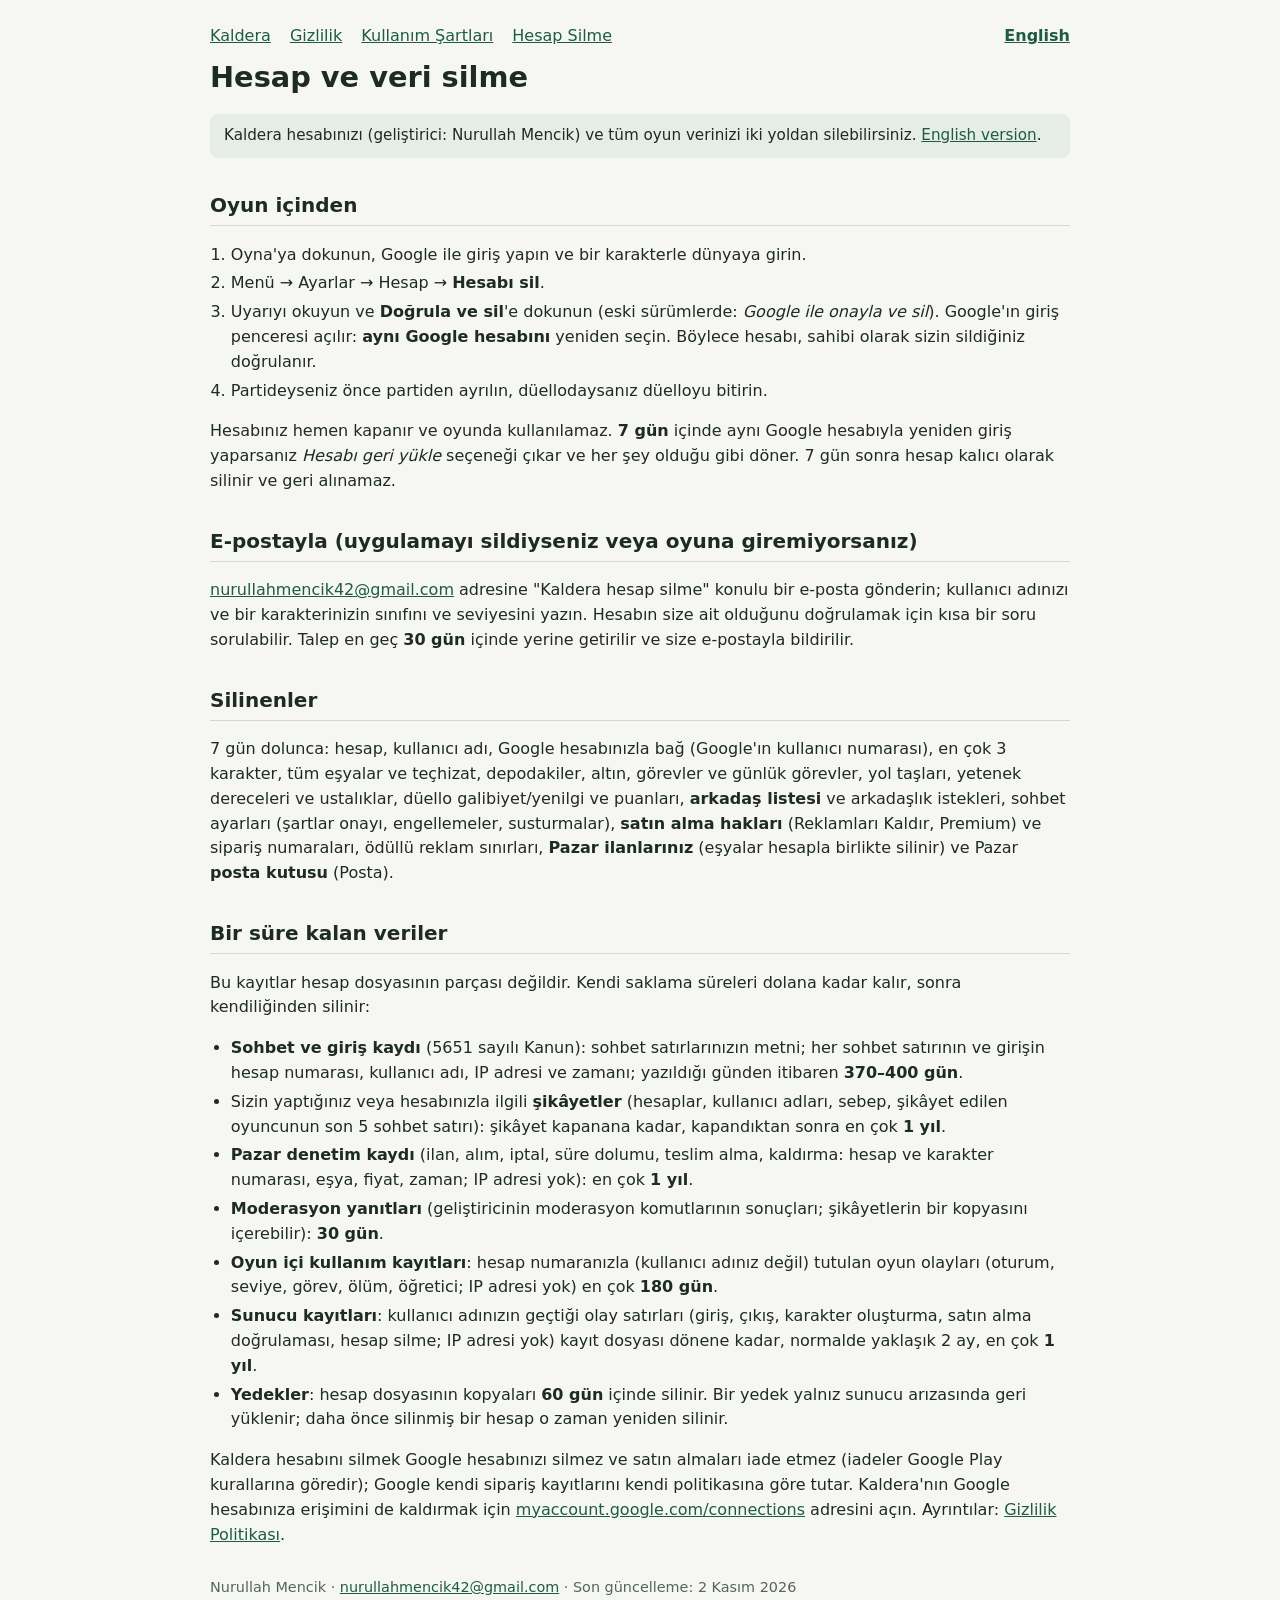
<file: kaldera/hesap-silme.html>
<!doctype html><html lang="tr"><head><meta charset="utf-8"><meta name="viewport" content="width=device-width,initial-scale=1"><title>Kaldera – Hesap Silme</title><link rel="stylesheet" href="style.css"><link rel="alternate" hreflang="en" href="account-deletion.html"></head><body>
<nav><a href="index.html">Kaldera</a> <a href="gizlilik.html">Gizlilik</a> <a href="kullanim-sartlari.html">Kullanım Şartları</a> <a href="hesap-silme.html">Hesap Silme</a> <a class="lang-switch" href="account-deletion.html" hreflang="en">English</a></nav>
<h1>Hesap ve veri silme</h1>
<p class="lang">Kaldera hesabınızı (geliştirici: Nurullah Mencik) ve tüm oyun verinizi iki yoldan silebilirsiniz. <a href="account-deletion.html" hreflang="en">English version</a>.</p>
<h2>Oyun içinden</h2>
<ol><li>Oyna'ya dokunun, Google ile giriş yapın ve bir karakterle dünyaya girin.</li>
<li>Menü → Ayarlar → Hesap → <strong>Hesabı sil</strong>.</li>
<li>Uyarıyı okuyun ve <strong>Doğrula ve sil</strong>'e dokunun (eski sürümlerde: <em>Google ile onayla ve sil</em>). Google'ın giriş penceresi açılır: <strong>aynı Google hesabını</strong> yeniden seçin. Böylece hesabı, sahibi olarak sizin sildiğiniz doğrulanır.</li>
<li>Partideyseniz önce partiden ayrılın, düellodaysanız düelloyu bitirin.</li></ol>
<p>Hesabınız hemen kapanır ve oyunda kullanılamaz. <strong>7 gün</strong> içinde aynı Google hesabıyla yeniden giriş yaparsanız <em>Hesabı geri yükle</em> seçeneği çıkar ve her şey olduğu gibi döner. 7 gün sonra hesap kalıcı olarak silinir ve geri alınamaz.</p>
<h2>E-postayla (uygulamayı sildiyseniz veya oyuna giremiyorsanız)</h2>
<p><a href="mailto:nurullahmencik42@gmail.com?subject=Kaldera%20hesap%20silme">nurullahmencik42@gmail.com</a> adresine "Kaldera hesap silme" konulu bir e-posta gönderin; kullanıcı adınızı ve bir karakterinizin sınıfını ve seviyesini yazın. Hesabın size ait olduğunu doğrulamak için kısa bir soru sorulabilir. Talep en geç <strong>30 gün</strong> içinde yerine getirilir ve size e-postayla bildirilir.</p>
<h2>Silinenler</h2>
<p>7 gün dolunca: hesap, kullanıcı adı, Google hesabınızla bağ (Google'ın kullanıcı numarası), en çok 3 karakter, tüm eşyalar ve teçhizat, depodakiler, altın, görevler ve günlük görevler, yol taşları, yetenek dereceleri ve ustalıklar, düello galibiyet/yenilgi ve puanları, <strong>arkadaş listesi</strong> ve arkadaşlık istekleri, sohbet ayarları (şartlar onayı, engellemeler, susturmalar), <strong>satın alma hakları</strong> (Reklamları Kaldır, Premium) ve sipariş numaraları, ödüllü reklam sınırları, <strong>Pazar ilanlarınız</strong> (eşyalar hesapla birlikte silinir) ve Pazar <strong>posta kutusu</strong> (Posta).</p>
<h2>Bir süre kalan veriler</h2>
<p>Bu kayıtlar hesap dosyasının parçası değildir. Kendi saklama süreleri dolana kadar kalır, sonra kendiliğinden silinir:</p>
<ul><li><strong>Sohbet ve giriş kaydı</strong> (5651 sayılı Kanun): sohbet satırlarınızın metni; her sohbet satırının ve girişin hesap numarası, kullanıcı adı, IP adresi ve zamanı; yazıldığı günden itibaren <strong>370–400 gün</strong>.</li>
<li>Sizin yaptığınız veya hesabınızla ilgili <strong>şikâyetler</strong> (hesaplar, kullanıcı adları, sebep, şikâyet edilen oyuncunun son 5 sohbet satırı): şikâyet kapanana kadar, kapandıktan sonra en çok <strong>1 yıl</strong>.</li>
<li><strong>Pazar denetim kaydı</strong> (ilan, alım, iptal, süre dolumu, teslim alma, kaldırma: hesap ve karakter numarası, eşya, fiyat, zaman; IP adresi yok): en çok <strong>1 yıl</strong>.</li>
<li><strong>Moderasyon yanıtları</strong> (geliştiricinin moderasyon komutlarının sonuçları; şikâyetlerin bir kopyasını içerebilir): <strong>30 gün</strong>.</li>
<li><strong>Oyun içi kullanım kayıtları</strong>: hesap numaranızla (kullanıcı adınız değil) tutulan oyun olayları (oturum, seviye, görev, ölüm, öğretici; IP adresi yok) en çok <strong>180 gün</strong>.</li>
<li><strong>Sunucu kayıtları</strong>: kullanıcı adınızın geçtiği olay satırları (giriş, çıkış, karakter oluşturma, satın alma doğrulaması, hesap silme; IP adresi yok) kayıt dosyası dönene kadar, normalde yaklaşık 2 ay, en çok <strong>1 yıl</strong>.</li>
<li><strong>Yedekler</strong>: hesap dosyasının kopyaları <strong>60 gün</strong> içinde silinir. Bir yedek yalnız sunucu arızasında geri yüklenir; daha önce silinmiş bir hesap o zaman yeniden silinir.</li></ul>
<p>Kaldera hesabını silmek Google hesabınızı silmez ve satın almaları iade etmez (iadeler Google Play kurallarına göredir); Google kendi sipariş kayıtlarını kendi politikasına göre tutar. Kaldera'nın Google hesabınıza erişimini de kaldırmak için <a href="https://myaccount.google.com/connections">myaccount.google.com/connections</a> adresini açın. Ayrıntılar: <a href="gizlilik.html">Gizlilik Politikası</a>.</p>
<footer>Nurullah Mencik · <a href="mailto:nurullahmencik42@gmail.com">nurullahmencik42@gmail.com</a> · Son güncelleme: 2 Kasım 2026</footer>
</body></html>
</file>
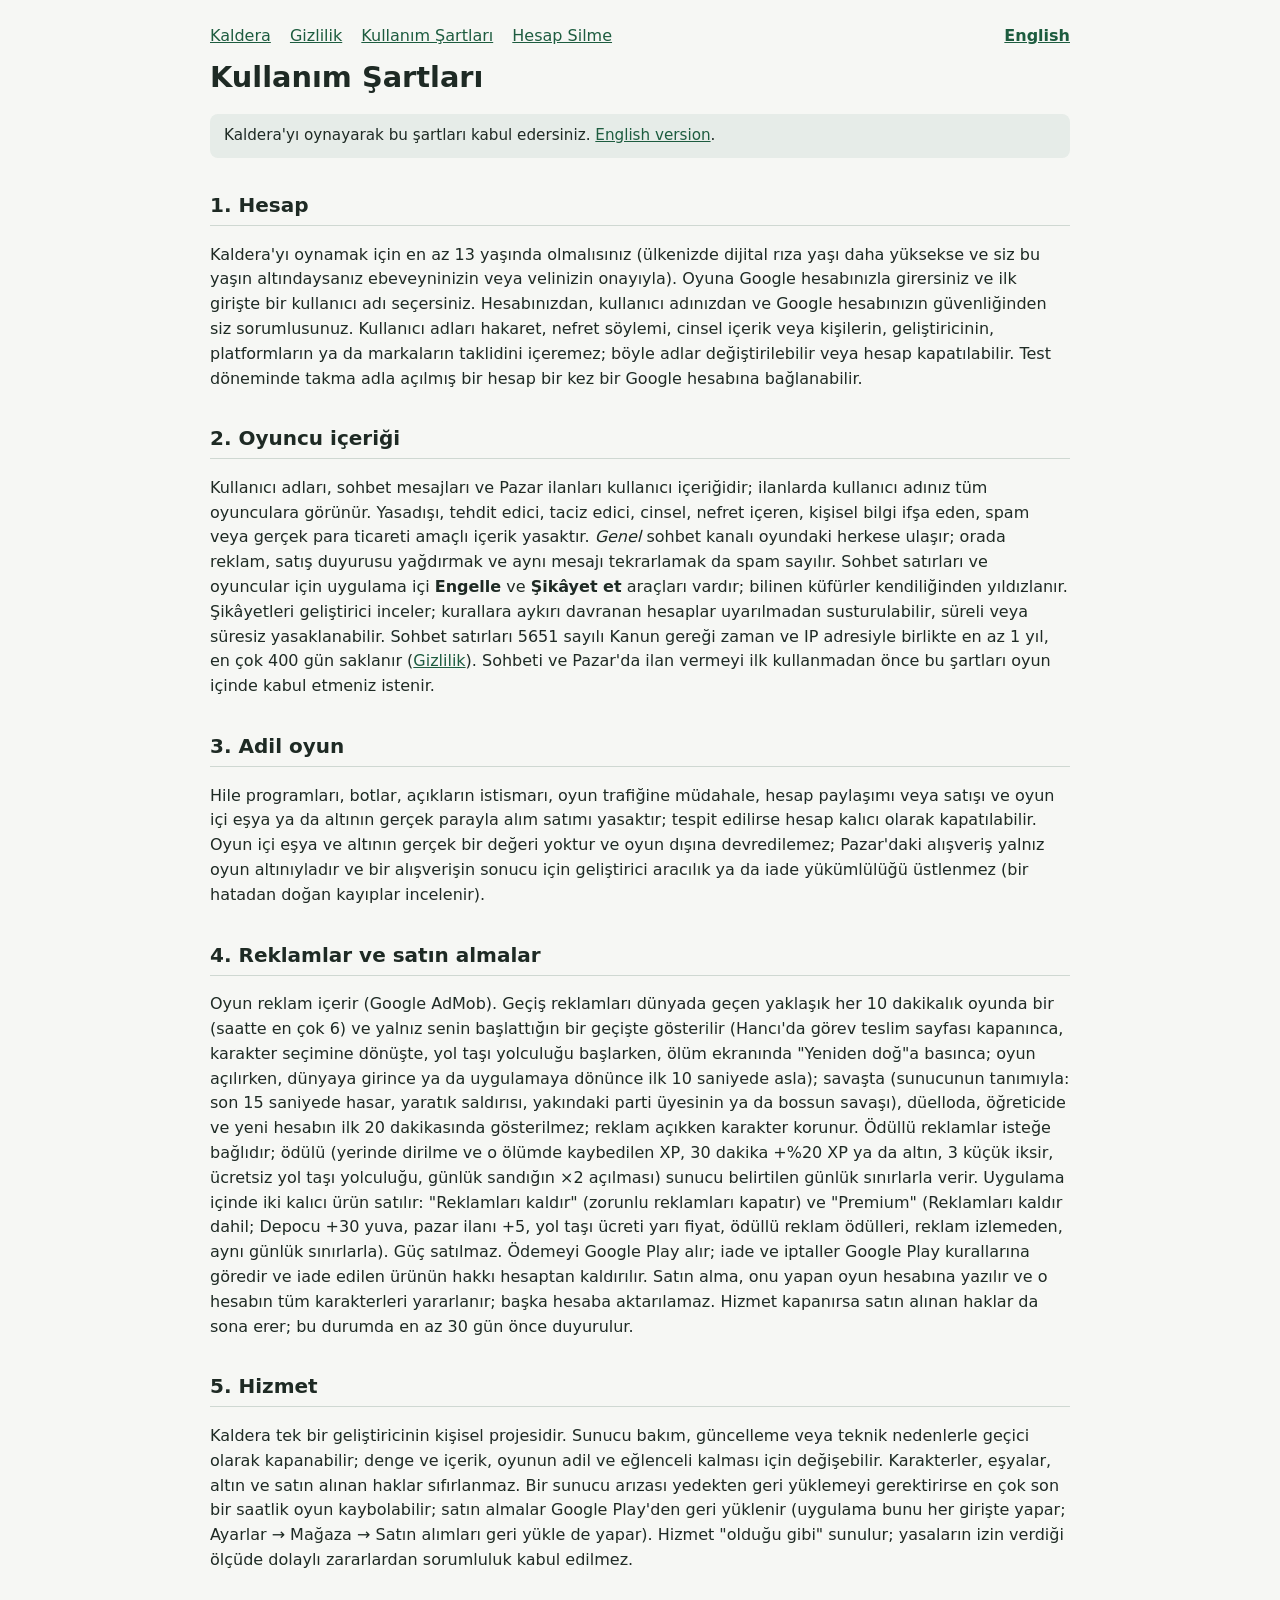
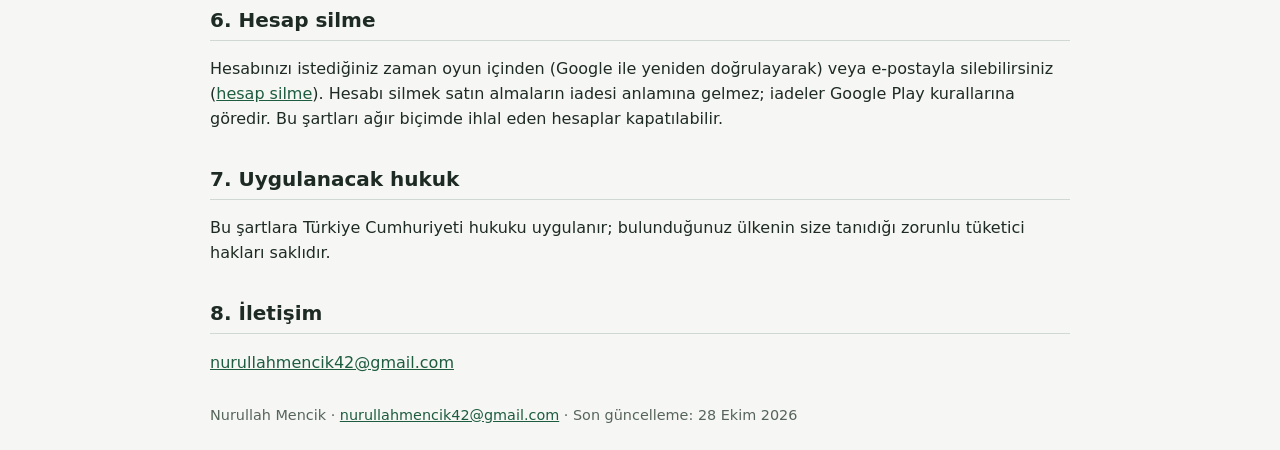
<file: kaldera/kullanim-sartlari.html>
<!doctype html><html lang="tr"><head><meta charset="utf-8"><meta name="viewport" content="width=device-width,initial-scale=1"><title>Kaldera – Kullanım Şartları</title><link rel="stylesheet" href="style.css"><link rel="alternate" hreflang="en" href="terms.html"></head><body>
<nav><a href="index.html">Kaldera</a> <a href="gizlilik.html">Gizlilik</a> <a href="kullanim-sartlari.html">Kullanım Şartları</a> <a href="hesap-silme.html">Hesap Silme</a> <a class="lang-switch" href="terms.html" hreflang="en">English</a></nav>
<h1>Kullanım Şartları</h1>
<p class="lang">Kaldera'yı oynayarak bu şartları kabul edersiniz. <a href="terms.html" hreflang="en">English version</a>.</p>
<h2>1. Hesap</h2>
<p>Kaldera'yı oynamak için en az 13 yaşında olmalısınız (ülkenizde dijital rıza yaşı daha yüksekse ve siz bu yaşın altındaysanız ebeveyninizin veya velinizin onayıyla). Oyuna Google hesabınızla girersiniz ve ilk girişte bir kullanıcı adı seçersiniz. Hesabınızdan, kullanıcı adınızdan ve Google hesabınızın güvenliğinden siz sorumlusunuz. Kullanıcı adları hakaret, nefret söylemi, cinsel içerik veya kişilerin, geliştiricinin, platformların ya da markaların taklidini içeremez; böyle adlar değiştirilebilir veya hesap kapatılabilir. Test döneminde takma adla açılmış bir hesap bir kez bir Google hesabına bağlanabilir.</p>
<h2>2. Oyuncu içeriği</h2>
<p>Kullanıcı adları, sohbet mesajları ve Pazar ilanları kullanıcı içeriğidir; ilanlarda kullanıcı adınız tüm oyunculara görünür. Yasadışı, tehdit edici, taciz edici, cinsel, nefret içeren, kişisel bilgi ifşa eden, spam veya gerçek para ticareti amaçlı içerik yasaktır. <em>Genel</em> sohbet kanalı oyundaki herkese ulaşır; orada reklam, satış duyurusu yağdırmak ve aynı mesajı tekrarlamak da spam sayılır. Sohbet satırları ve oyuncular için uygulama içi <strong>Engelle</strong> ve <strong>Şikâyet et</strong> araçları vardır; bilinen küfürler kendiliğinden yıldızlanır. Şikâyetleri geliştirici inceler; kurallara aykırı davranan hesaplar uyarılmadan susturulabilir, süreli veya süresiz yasaklanabilir. Sohbet satırları 5651 sayılı Kanun gereği zaman ve IP adresiyle birlikte en az 1 yıl, en çok 400 gün saklanır (<a href="gizlilik.html">Gizlilik</a>). Sohbeti ve Pazar'da ilan vermeyi ilk kullanmadan önce bu şartları oyun içinde kabul etmeniz istenir.</p>
<h2>3. Adil oyun</h2>
<p>Hile programları, botlar, açıkların istismarı, oyun trafiğine müdahale, hesap paylaşımı veya satışı ve oyun içi eşya ya da altının gerçek parayla alım satımı yasaktır; tespit edilirse hesap kalıcı olarak kapatılabilir. Oyun içi eşya ve altının gerçek bir değeri yoktur ve oyun dışına devredilemez; Pazar'daki alışveriş yalnız oyun altınıyladır ve bir alışverişin sonucu için geliştirici aracılık ya da iade yükümlülüğü üstlenmez (bir hatadan doğan kayıplar incelenir).</p>
<h2>4. Reklamlar ve satın almalar</h2>
<p>Oyun reklam içerir (Google AdMob). Geçiş reklamları dünyada geçen yaklaşık her 10 dakikalık oyunda bir (saatte en çok 6) ve yalnız senin başlattığın bir geçişte gösterilir (Hancı'da görev teslim sayfası kapanınca, karakter seçimine dönüşte, yol taşı yolculuğu başlarken, ölüm ekranında "Yeniden doğ"a basınca; oyun açılırken, dünyaya girince ya da uygulamaya dönünce ilk 10 saniyede asla); savaşta (sunucunun tanımıyla: son 15 saniyede hasar, yaratık saldırısı, yakındaki parti üyesinin ya da bossun savaşı), düelloda, öğreticide ve yeni hesabın ilk 20 dakikasında gösterilmez; reklam açıkken karakter korunur. Ödüllü reklamlar isteğe bağlıdır; ödülü (yerinde dirilme ve o ölümde kaybedilen XP, 30 dakika +%20 XP ya da altın, 3 küçük iksir, ücretsiz yol taşı yolculuğu, günlük sandığın ×2 açılması) sunucu belirtilen günlük sınırlarla verir. Uygulama içinde iki kalıcı ürün satılır: "Reklamları kaldır" (zorunlu reklamları kapatır) ve "Premium" (Reklamları kaldır dahil; Depocu +30 yuva, pazar ilanı +5, yol taşı ücreti yarı fiyat, ödüllü reklam ödülleri, reklam izlemeden, aynı günlük sınırlarla). Güç satılmaz. Ödemeyi Google Play alır; iade ve iptaller Google Play kurallarına göredir ve iade edilen ürünün hakkı hesaptan kaldırılır. Satın alma, onu yapan oyun hesabına yazılır ve o hesabın tüm karakterleri yararlanır; başka hesaba aktarılamaz. Hizmet kapanırsa satın alınan haklar da sona erer; bu durumda en az 30 gün önce duyurulur.</p>
<h2>5. Hizmet</h2>
<p>Kaldera tek bir geliştiricinin kişisel projesidir. Sunucu bakım, güncelleme veya teknik nedenlerle geçici olarak kapanabilir; denge ve içerik, oyunun adil ve eğlenceli kalması için değişebilir. Karakterler, eşyalar, altın ve satın alınan haklar sıfırlanmaz. Bir sunucu arızası yedekten geri yüklemeyi gerektirirse en çok son bir saatlik oyun kaybolabilir; satın almalar Google Play'den geri yüklenir (uygulama bunu her girişte yapar; Ayarlar → Mağaza → Satın alımları geri yükle de yapar). Hizmet "olduğu gibi" sunulur; yasaların izin verdiği ölçüde dolaylı zararlardan sorumluluk kabul edilmez.</p>
<h2>6. Hesap silme</h2>
<p>Hesabınızı istediğiniz zaman oyun içinden (Google ile yeniden doğrulayarak) veya e-postayla silebilirsiniz (<a href="hesap-silme.html">hesap silme</a>). Hesabı silmek satın almaların iadesi anlamına gelmez; iadeler Google Play kurallarına göredir. Bu şartları ağır biçimde ihlal eden hesaplar kapatılabilir.</p>
<h2>7. Uygulanacak hukuk</h2>
<p>Bu şartlara Türkiye Cumhuriyeti hukuku uygulanır; bulunduğunuz ülkenin size tanıdığı zorunlu tüketici hakları saklıdır.</p>
<h2>8. İletişim</h2>
<p><a href="mailto:nurullahmencik42@gmail.com">nurullahmencik42@gmail.com</a></p>
<footer>Nurullah Mencik · <a href="mailto:nurullahmencik42@gmail.com">nurullahmencik42@gmail.com</a> · Son güncelleme: 28 Ekim 2026</footer>
</body></html>
</file>
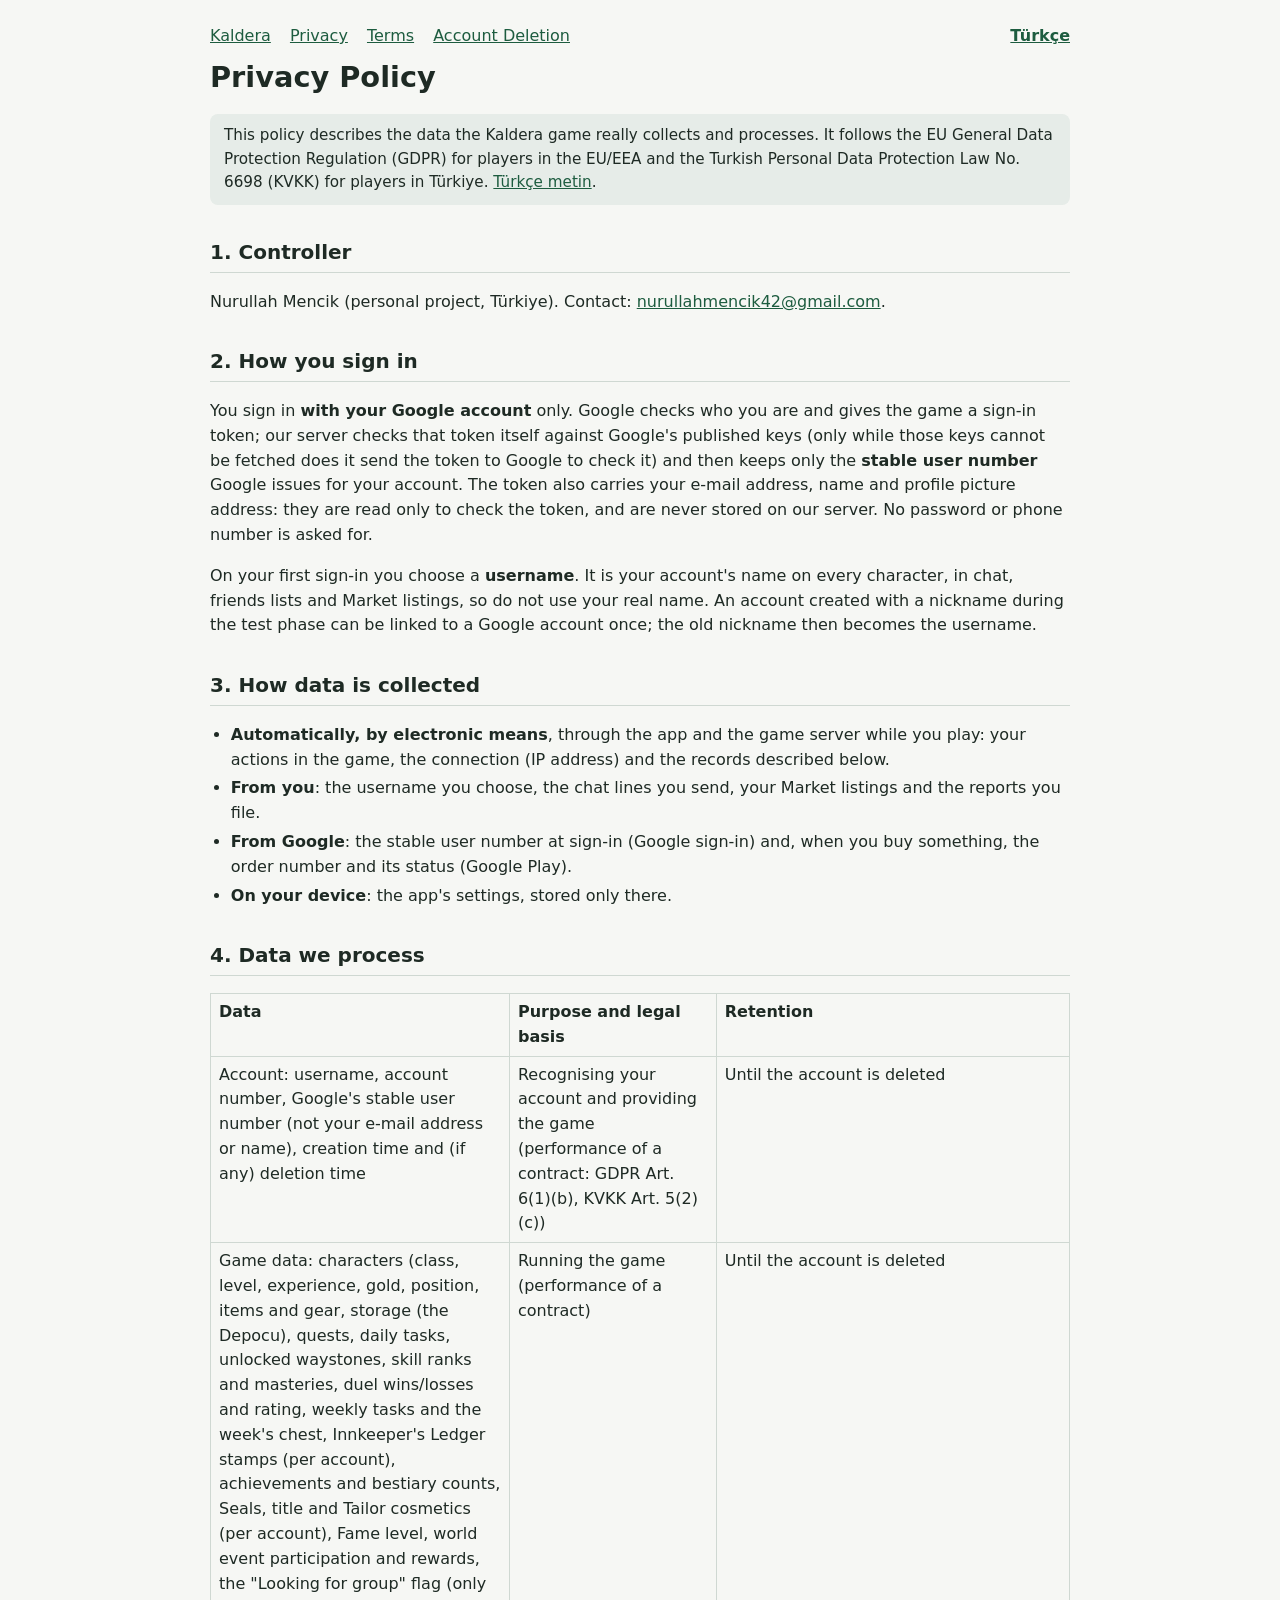
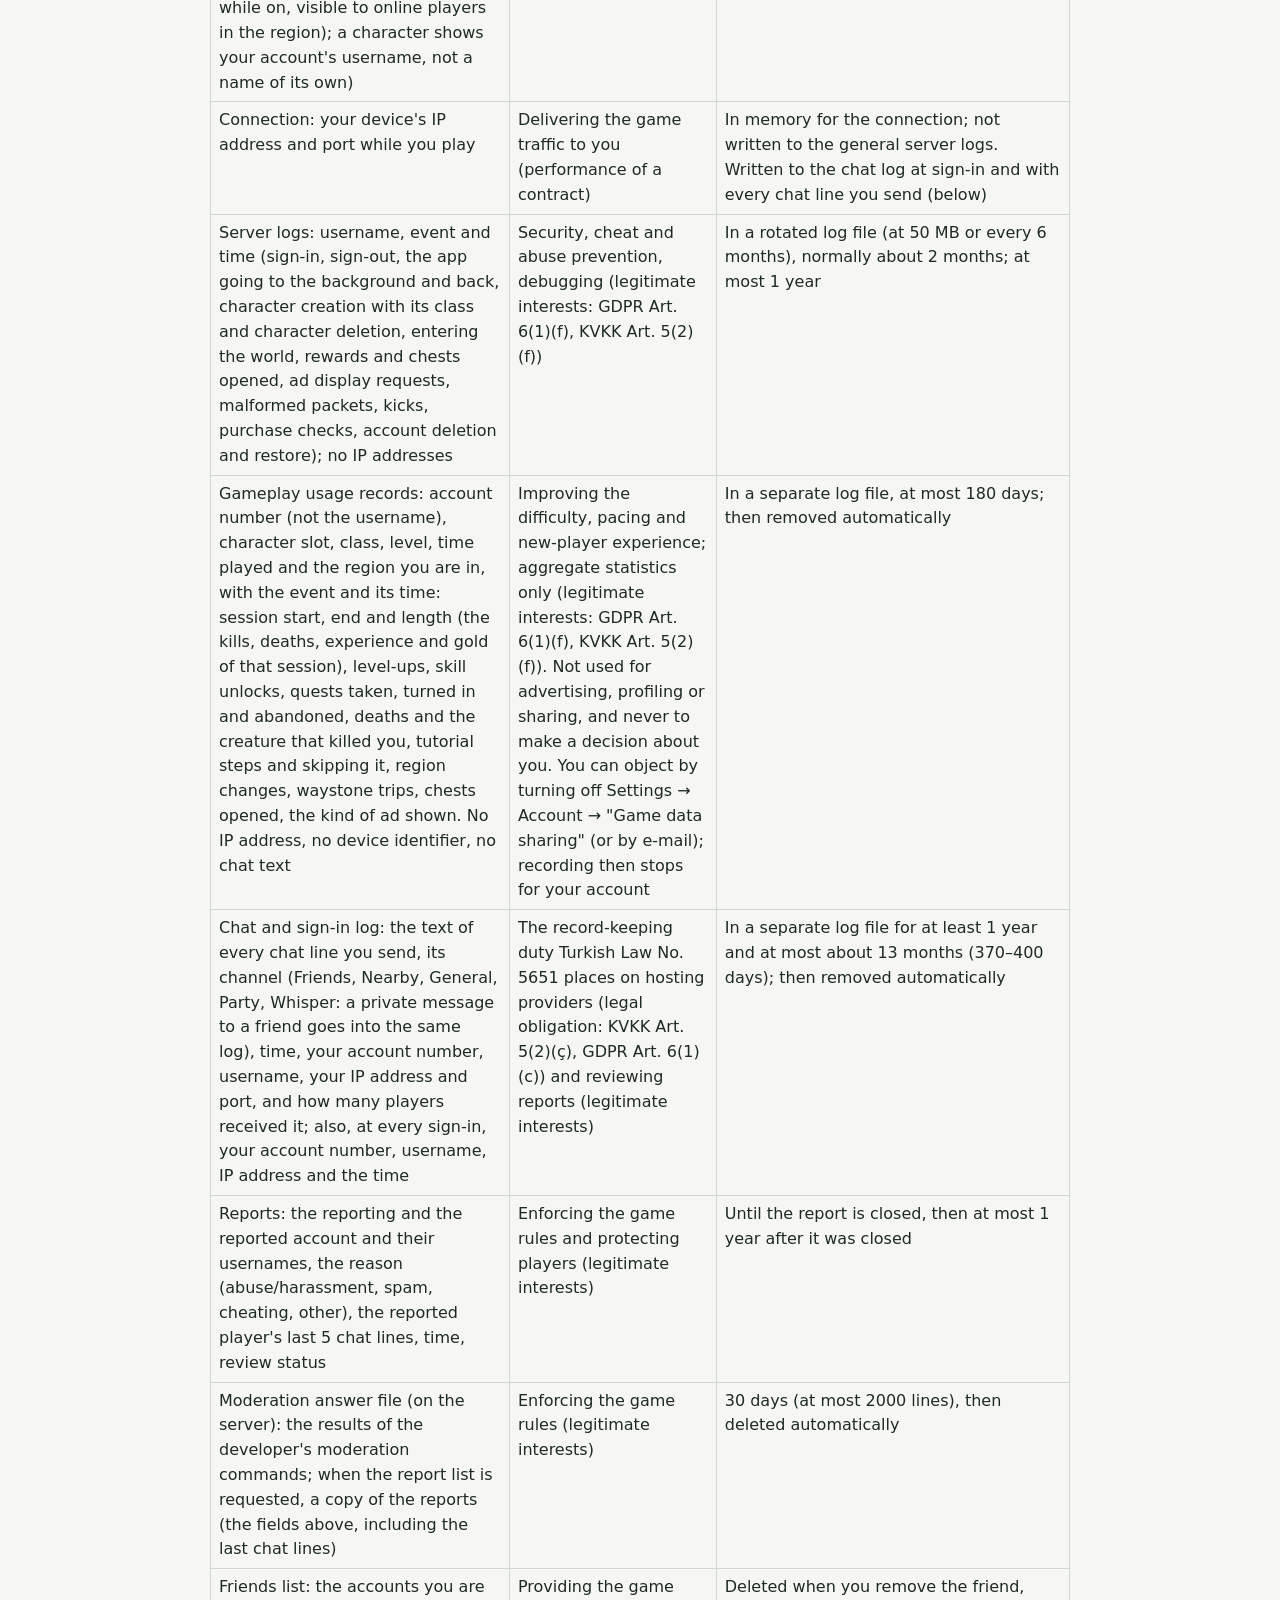
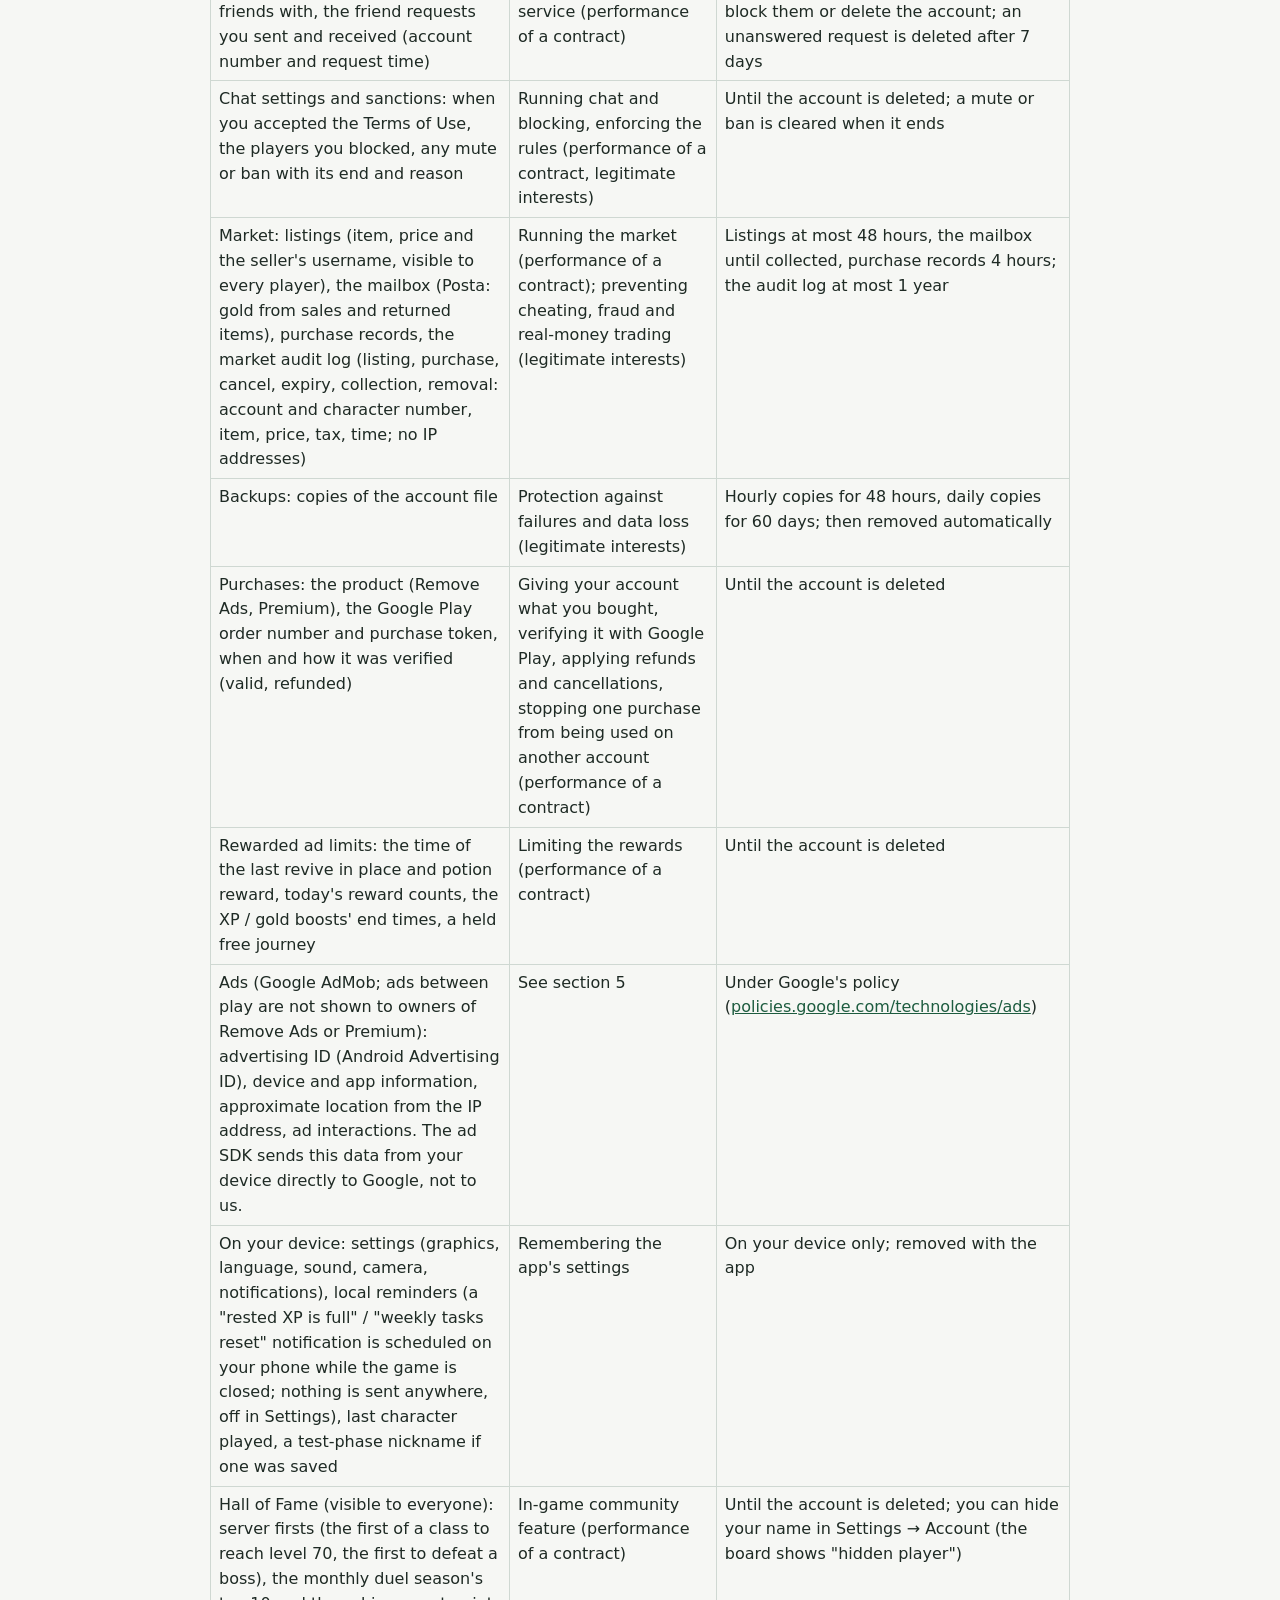
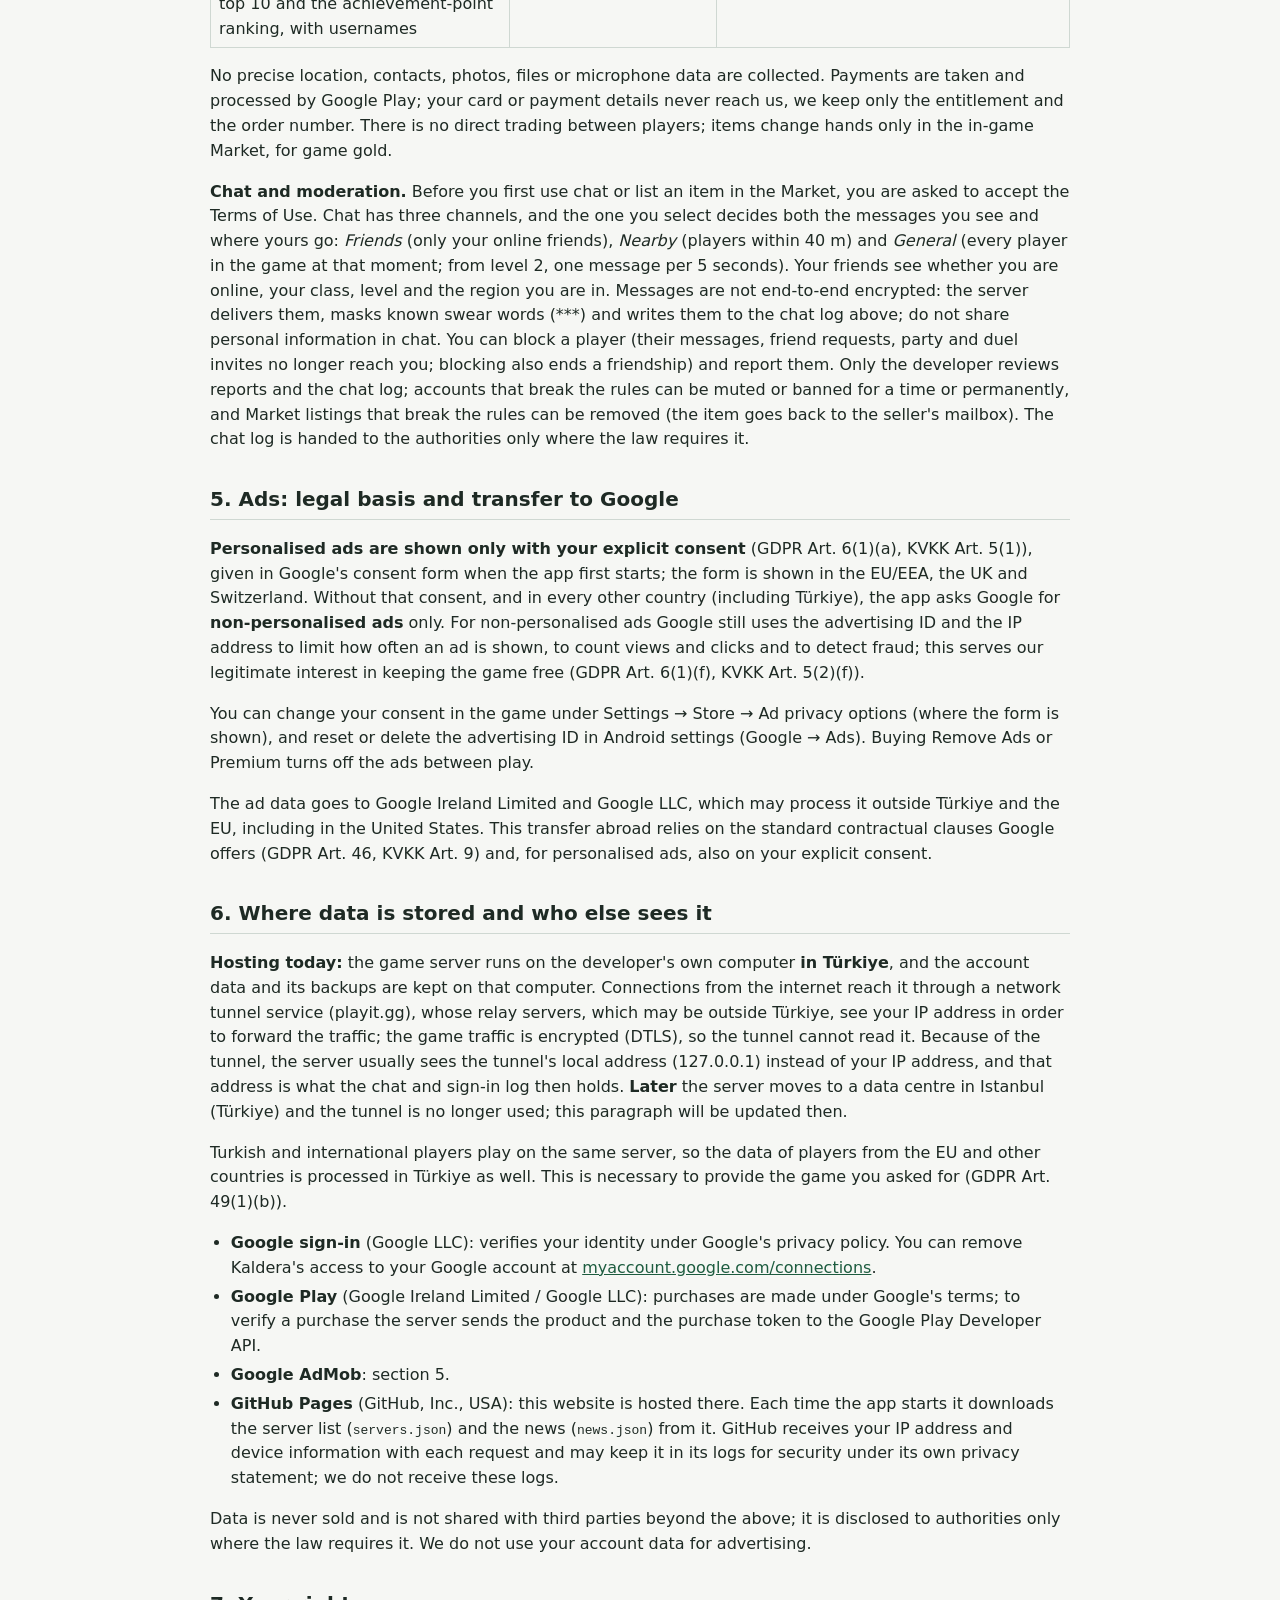
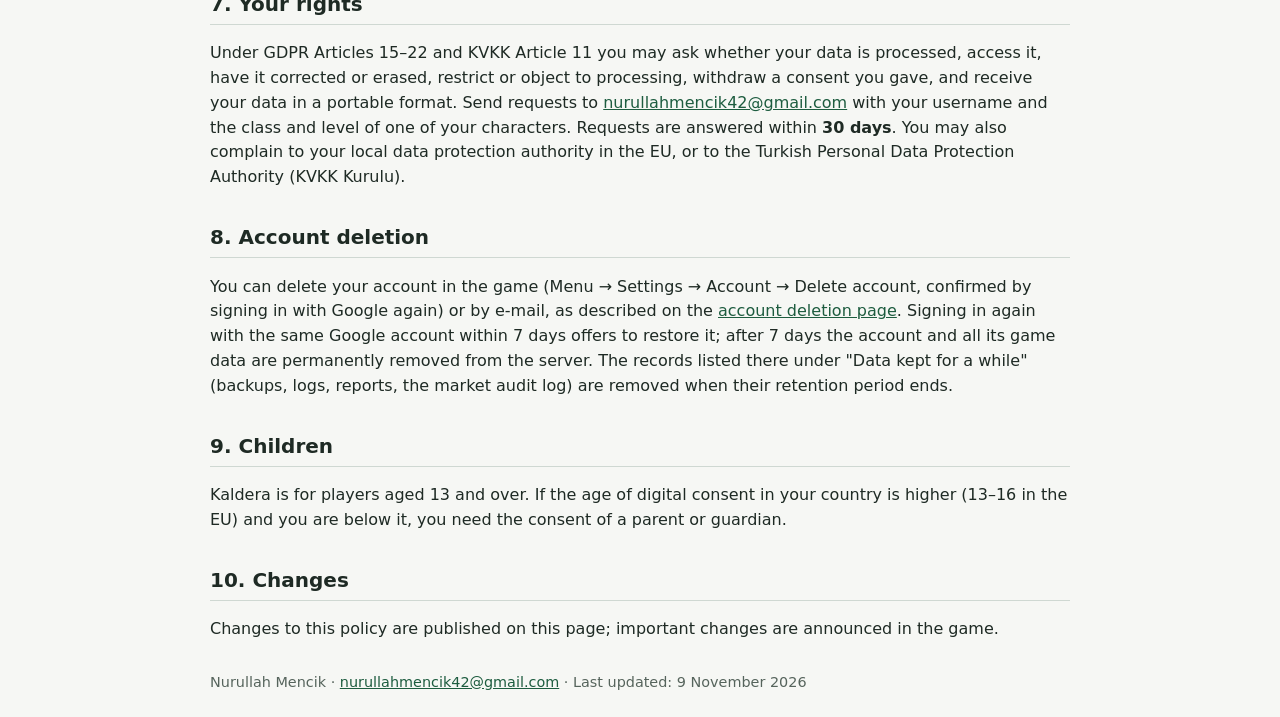
<file: kaldera/privacy.html>
<!doctype html><html lang="en"><head><meta charset="utf-8"><meta name="viewport" content="width=device-width,initial-scale=1"><title>Kaldera – Privacy Policy</title><link rel="stylesheet" href="style.css"><link rel="alternate" hreflang="tr" href="gizlilik.html"></head><body>
<nav><a href="index.html">Kaldera</a> <a href="privacy.html">Privacy</a> <a href="terms.html">Terms</a> <a href="account-deletion.html">Account Deletion</a> <a class="lang-switch" href="gizlilik.html" hreflang="tr">Türkçe</a></nav>
<h1>Privacy Policy</h1>
<p class="lang">This policy describes the data the Kaldera game really collects and processes. It follows the EU General Data Protection Regulation (GDPR) for players in the EU/EEA and the Turkish Personal Data Protection Law No. 6698 (KVKK) for players in Türkiye. <a href="gizlilik.html" hreflang="tr">Türkçe metin</a>.</p>
<h2>1. Controller</h2>
<p>Nurullah Mencik (personal project, Türkiye). Contact: <a href="mailto:nurullahmencik42@gmail.com">nurullahmencik42@gmail.com</a>.</p>
<h2>2. How you sign in</h2>
<p>You sign in <strong>with your Google account</strong> only. Google checks who you are and gives the game a sign-in token; our server checks that token itself against Google's published keys (only while those keys cannot be fetched does it send the token to Google to check it) and then keeps only the <strong>stable user number</strong> Google issues for your account. The token also carries your e-mail address, name and profile picture address: they are read only to check the token, and are never stored on our server. No password or phone number is asked for.</p>
<p>On your first sign-in you choose a <strong>username</strong>. It is your account's name on every character, in chat, friends lists and Market listings, so do not use your real name. An account created with a nickname during the test phase can be linked to a Google account once; the old nickname then becomes the username.</p>
<h2>3. How data is collected</h2>
<ul><li><strong>Automatically, by electronic means</strong>, through the app and the game server while you play: your actions in the game, the connection (IP address) and the records described below.</li>
<li><strong>From you</strong>: the username you choose, the chat lines you send, your Market listings and the reports you file.</li>
<li><strong>From Google</strong>: the stable user number at sign-in (Google sign-in) and, when you buy something, the order number and its status (Google Play).</li>
<li><strong>On your device</strong>: the app's settings, stored only there.</li></ul>
<h2>4. Data we process</h2>
<table><tr><th>Data</th><th>Purpose and legal basis</th><th>Retention</th></tr>
<tr><td>Account: username, account number, Google's stable user number (not your e-mail address or name), creation time and (if any) deletion time</td><td>Recognising your account and providing the game (performance of a contract: GDPR Art. 6(1)(b), KVKK Art. 5(2)(c))</td><td>Until the account is deleted</td></tr>
<tr><td>Game data: characters (class, level, experience, gold, position, items and gear, storage (the Depocu), quests, daily tasks, unlocked waystones, skill ranks and masteries, duel wins/losses and rating, weekly tasks and the week's chest, Innkeeper's Ledger stamps (per account), achievements and bestiary counts, Seals, title and Tailor cosmetics (per account), Fame level, world event participation and rewards, the "Looking for group" flag (only while on, visible to online players in the region); a character shows your account's username, not a name of its own)</td><td>Running the game (performance of a contract)</td><td>Until the account is deleted</td></tr>
<tr><td>Connection: your device's IP address and port while you play</td><td>Delivering the game traffic to you (performance of a contract)</td><td>In memory for the connection; not written to the general server logs. Written to the chat log at sign-in and with every chat line you send (below)</td></tr>
<tr><td>Server logs: username, event and time (sign-in, sign-out, the app going to the background and back, character creation with its class and character deletion, entering the world, rewards and chests opened, ad display requests, malformed packets, kicks, purchase checks, account deletion and restore); no IP addresses</td><td>Security, cheat and abuse prevention, debugging (legitimate interests: GDPR Art. 6(1)(f), KVKK Art. 5(2)(f))</td><td>In a rotated log file (at 50 MB or every 6 months), normally about 2 months; at most 1 year</td></tr>
<tr><td>Gameplay usage records: account number (not the username), character slot, class, level, time played and the region you are in, with the event and its time: session start, end and length (the kills, deaths, experience and gold of that session), level-ups, skill unlocks, quests taken, turned in and abandoned, deaths and the creature that killed you, tutorial steps and skipping it, region changes, waystone trips, chests opened, the kind of ad shown. No IP address, no device identifier, no chat text</td><td>Improving the difficulty, pacing and new-player experience; aggregate statistics only (legitimate interests: GDPR Art. 6(1)(f), KVKK Art. 5(2)(f)). Not used for advertising, profiling or sharing, and never to make a decision about you. You can object by turning off Settings → Account → "Game data sharing" (or by e-mail); recording then stops for your account</td><td>In a separate log file, at most 180 days; then removed automatically</td></tr>
<tr><td>Chat and sign-in log: the text of every chat line you send, its channel (Friends, Nearby, General, Party, Whisper: a private message to a friend goes into the same log), time, your account number, username, your IP address and port, and how many players received it; also, at every sign-in, your account number, username, IP address and the time</td><td>The record-keeping duty Turkish Law No. 5651 places on hosting providers (legal obligation: KVKK Art. 5(2)(ç), GDPR Art. 6(1)(c)) and reviewing reports (legitimate interests)</td><td>In a separate log file for at least 1 year and at most about 13 months (370–400 days); then removed automatically</td></tr>
<tr><td>Reports: the reporting and the reported account and their usernames, the reason (abuse/harassment, spam, cheating, other), the reported player's last 5 chat lines, time, review status</td><td>Enforcing the game rules and protecting players (legitimate interests)</td><td>Until the report is closed, then at most 1 year after it was closed</td></tr>
<tr><td>Moderation answer file (on the server): the results of the developer's moderation commands; when the report list is requested, a copy of the reports (the fields above, including the last chat lines)</td><td>Enforcing the game rules (legitimate interests)</td><td>30 days (at most 2000 lines), then deleted automatically</td></tr>
<tr><td>Friends list: the accounts you are friends with, the friend requests you sent and received (account number and request time)</td><td>Providing the game service (performance of a contract)</td><td>Deleted when you remove the friend, block them or delete the account; an unanswered request is deleted after 7 days</td></tr>
<tr><td>Chat settings and sanctions: when you accepted the Terms of Use, the players you blocked, any mute or ban with its end and reason</td><td>Running chat and blocking, enforcing the rules (performance of a contract, legitimate interests)</td><td>Until the account is deleted; a mute or ban is cleared when it ends</td></tr>
<tr><td>Market: listings (item, price and the seller's username, visible to every player), the mailbox (Posta: gold from sales and returned items), purchase records, the market audit log (listing, purchase, cancel, expiry, collection, removal: account and character number, item, price, tax, time; no IP addresses)</td><td>Running the market (performance of a contract); preventing cheating, fraud and real-money trading (legitimate interests)</td><td>Listings at most 48 hours, the mailbox until collected, purchase records 4 hours; the audit log at most 1 year</td></tr>
<tr><td>Backups: copies of the account file</td><td>Protection against failures and data loss (legitimate interests)</td><td>Hourly copies for 48 hours, daily copies for 60 days; then removed automatically</td></tr>
<tr><td>Purchases: the product (Remove Ads, Premium), the Google Play order number and purchase token, when and how it was verified (valid, refunded)</td><td>Giving your account what you bought, verifying it with Google Play, applying refunds and cancellations, stopping one purchase from being used on another account (performance of a contract)</td><td>Until the account is deleted</td></tr>
<tr><td>Rewarded ad limits: the time of the last revive in place and potion reward, today's reward counts, the XP / gold boosts' end times, a held free journey</td><td>Limiting the rewards (performance of a contract)</td><td>Until the account is deleted</td></tr>
<tr><td>Ads (Google AdMob; ads between play are not shown to owners of Remove Ads or Premium): advertising ID (Android Advertising ID), device and app information, approximate location from the IP address, ad interactions. The ad SDK sends this data from your device directly to Google, not to us.</td><td>See section 5</td><td>Under Google's policy (<a href="https://policies.google.com/technologies/ads">policies.google.com/technologies/ads</a>)</td></tr>
<tr><td>On your device: settings (graphics, language, sound, camera, notifications), local reminders (a "rested XP is full" / "weekly tasks reset" notification is scheduled on your phone while the game is closed; nothing is sent anywhere, off in Settings), last character played, a test-phase nickname if one was saved</td><td>Remembering the app's settings</td><td>On your device only; removed with the app</td></tr><tr><td>Hall of Fame (visible to everyone): server firsts (the first of a class to reach level 70, the first to defeat a boss), the monthly duel season's top 10 and the achievement-point ranking, with usernames</td><td>In-game community feature (performance of a contract)</td><td>Until the account is deleted; you can hide your name in Settings → Account (the board shows "hidden player")</td></tr>
</table>
<p>No precise location, contacts, photos, files or microphone data are collected. Payments are taken and processed by Google Play; your card or payment details never reach us, we keep only the entitlement and the order number. There is no direct trading between players; items change hands only in the in-game Market, for game gold.</p>
<p><strong>Chat and moderation.</strong> Before you first use chat or list an item in the Market, you are asked to accept the Terms of Use. Chat has three channels, and the one you select decides both the messages you see and where yours go: <em>Friends</em> (only your online friends), <em>Nearby</em> (players within 40 m) and <em>General</em> (every player in the game at that moment; from level 2, one message per 5 seconds). Your friends see whether you are online, your class, level and the region you are in. Messages are not end-to-end encrypted: the server delivers them, masks known swear words (***) and writes them to the chat log above; do not share personal information in chat. You can block a player (their messages, friend requests, party and duel invites no longer reach you; blocking also ends a friendship) and report them. Only the developer reviews reports and the chat log; accounts that break the rules can be muted or banned for a time or permanently, and Market listings that break the rules can be removed (the item goes back to the seller's mailbox). The chat log is handed to the authorities only where the law requires it.</p>
<h2>5. Ads: legal basis and transfer to Google</h2>
<p><strong>Personalised ads are shown only with your explicit consent</strong> (GDPR Art. 6(1)(a), KVKK Art. 5(1)), given in Google's consent form when the app first starts; the form is shown in the EU/EEA, the UK and Switzerland. Without that consent, and in every other country (including Türkiye), the app asks Google for <strong>non-personalised ads</strong> only. For non-personalised ads Google still uses the advertising ID and the IP address to limit how often an ad is shown, to count views and clicks and to detect fraud; this serves our legitimate interest in keeping the game free (GDPR Art. 6(1)(f), KVKK Art. 5(2)(f)).</p>
<p>You can change your consent in the game under Settings → Store → Ad privacy options (where the form is shown), and reset or delete the advertising ID in Android settings (Google → Ads). Buying Remove Ads or Premium turns off the ads between play.</p>
<p>The ad data goes to Google Ireland Limited and Google LLC, which may process it outside Türkiye and the EU, including in the United States. This transfer abroad relies on the standard contractual clauses Google offers (GDPR Art. 46, KVKK Art. 9) and, for personalised ads, also on your explicit consent.</p>
<h2>6. Where data is stored and who else sees it</h2>
<!-- HOSTING: the one paragraph to change when the server moves (keep gizlilik.html in step). -->
<p id="hosting"><strong>Hosting today:</strong> the game server runs on the developer's own computer <strong>in Türkiye</strong>, and the account data and its backups are kept on that computer. Connections from the internet reach it through a network tunnel service (playit.gg), whose relay servers, which may be outside Türkiye, see your IP address in order to forward the traffic; the game traffic is encrypted (DTLS), so the tunnel cannot read it. Because of the tunnel, the server usually sees the tunnel's local address (127.0.0.1) instead of your IP address, and that address is what the chat and sign-in log then holds. <strong>Later</strong> the server moves to a data centre in Istanbul (Türkiye) and the tunnel is no longer used; this paragraph will be updated then.</p>
<p>Turkish and international players play on the same server, so the data of players from the EU and other countries is processed in Türkiye as well. This is necessary to provide the game you asked for (GDPR Art. 49(1)(b)).</p>
<ul><li><strong>Google sign-in</strong> (Google LLC): verifies your identity under Google's privacy policy. You can remove Kaldera's access to your Google account at <a href="https://myaccount.google.com/connections">myaccount.google.com/connections</a>.</li>
<li><strong>Google Play</strong> (Google Ireland Limited / Google LLC): purchases are made under Google's terms; to verify a purchase the server sends the product and the purchase token to the Google Play Developer API.</li>
<li><strong>Google AdMob</strong>: section 5.</li>
<li><strong>GitHub Pages</strong> (GitHub, Inc., USA): this website is hosted there. Each time the app starts it downloads the server list (<code>servers.json</code>) and the news (<code>news.json</code>) from it. GitHub receives your IP address and device information with each request and may keep it in its logs for security under its own privacy statement; we do not receive these logs.</li></ul>
<p>Data is never sold and is not shared with third parties beyond the above; it is disclosed to authorities only where the law requires it. We do not use your account data for advertising.</p>
<h2>7. Your rights</h2>
<p>Under GDPR Articles 15–22 and KVKK Article 11 you may ask whether your data is processed, access it, have it corrected or erased, restrict or object to processing, withdraw a consent you gave, and receive your data in a portable format. Send requests to <a href="mailto:nurullahmencik42@gmail.com">nurullahmencik42@gmail.com</a> with your username and the class and level of one of your characters. Requests are answered within <strong>30 days</strong>. You may also complain to your local data protection authority in the EU, or to the Turkish Personal Data Protection Authority (KVKK Kurulu).</p>
<h2>8. Account deletion</h2>
<p>You can delete your account in the game (Menu → Settings → Account → Delete account, confirmed by signing in with Google again) or by e-mail, as described on the <a href="account-deletion.html">account deletion page</a>. Signing in again with the same Google account within 7 days offers to restore it; after 7 days the account and all its game data are permanently removed from the server. The records listed there under "Data kept for a while" (backups, logs, reports, the market audit log) are removed when their retention period ends.</p>
<h2>9. Children</h2>
<p>Kaldera is for players aged 13 and over. If the age of digital consent in your country is higher (13–16 in the EU) and you are below it, you need the consent of a parent or guardian.</p>
<h2>10. Changes</h2>
<p>Changes to this policy are published on this page; important changes are announced in the game.</p>
<footer>Nurullah Mencik · <a href="mailto:nurullahmencik42@gmail.com">nurullahmencik42@gmail.com</a> · Last updated: 9 November 2026</footer>
</body></html>
</file>
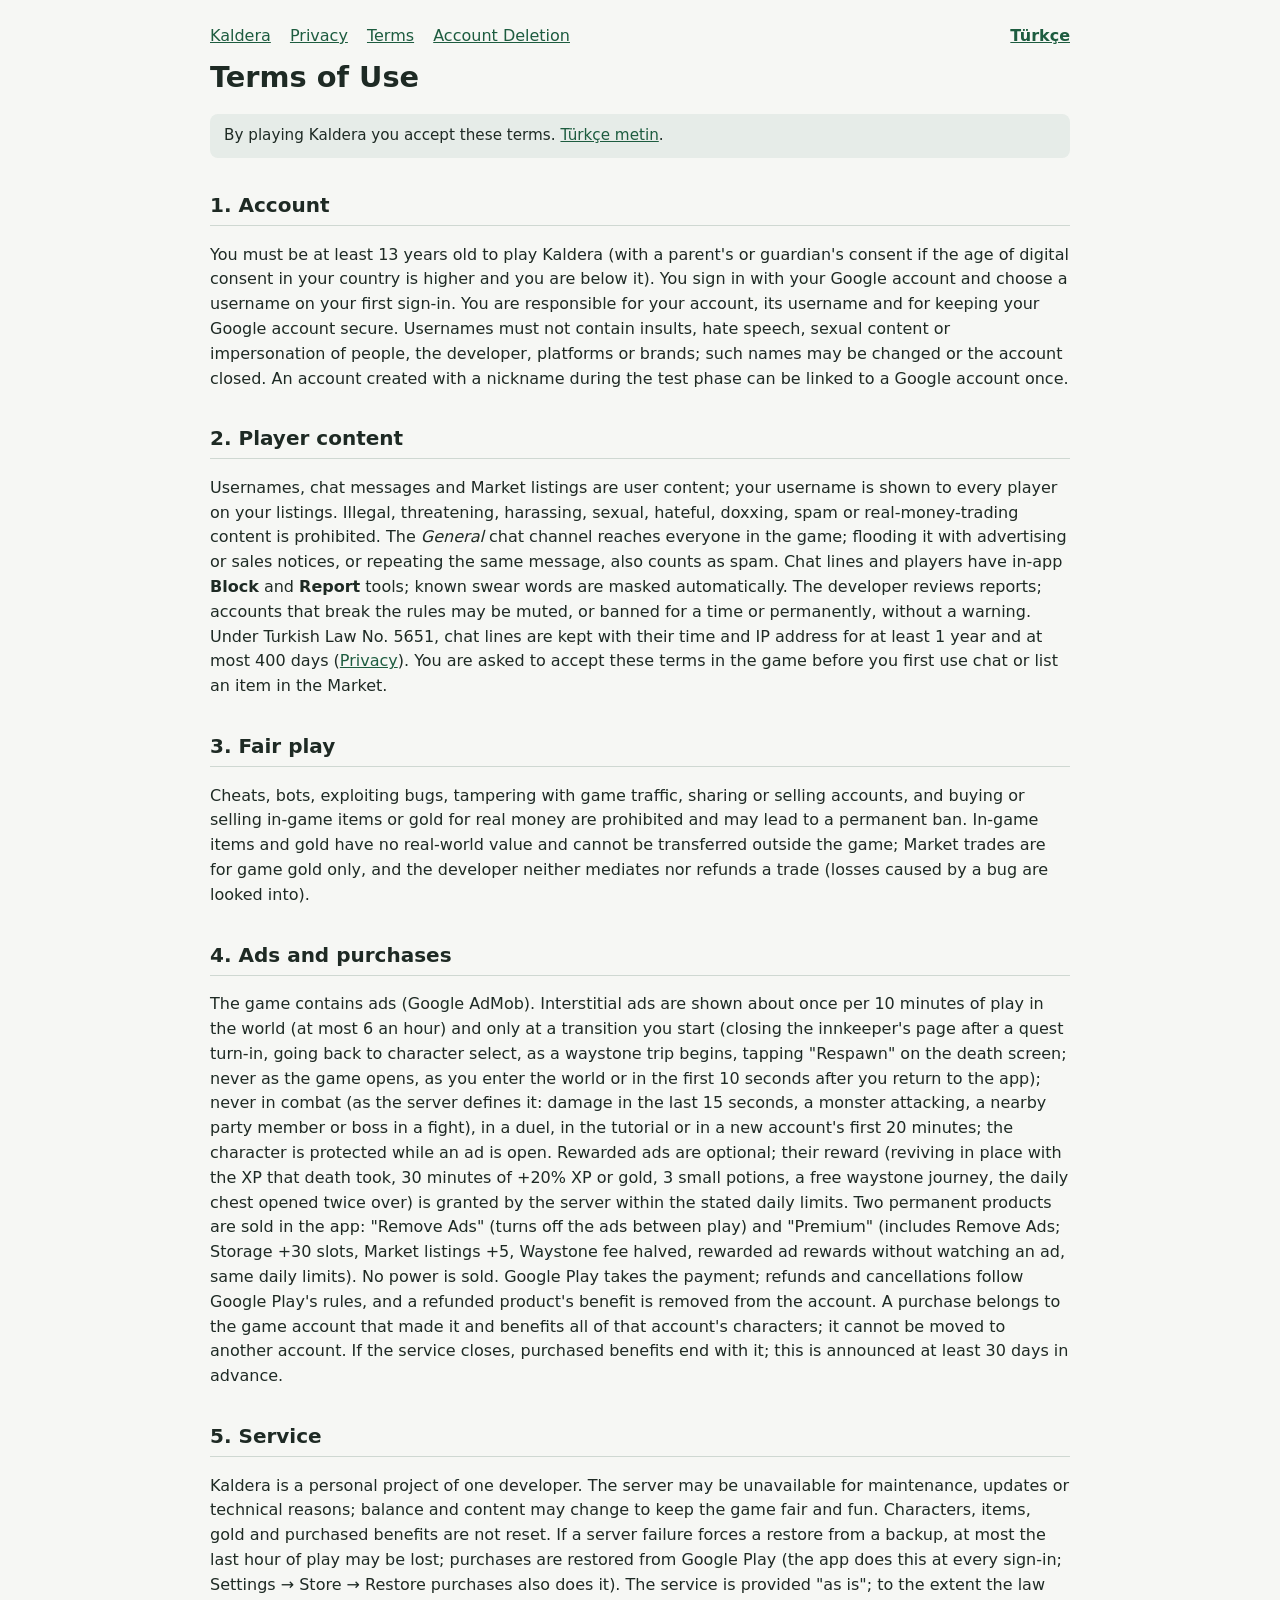
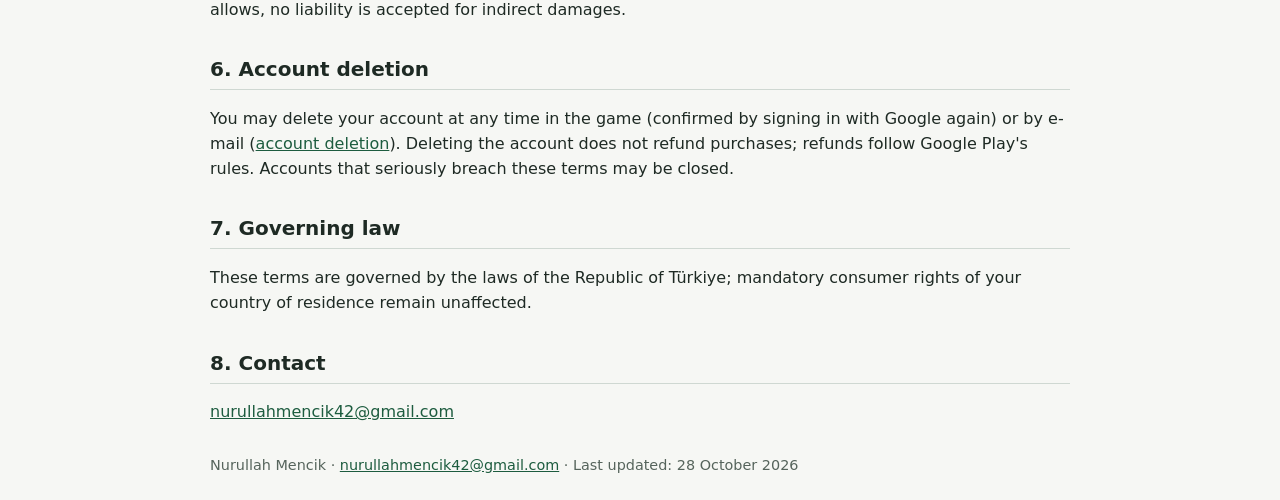
<file: kaldera/terms.html>
<!doctype html><html lang="en"><head><meta charset="utf-8"><meta name="viewport" content="width=device-width,initial-scale=1"><title>Kaldera – Terms of Use</title><link rel="stylesheet" href="style.css"><link rel="alternate" hreflang="tr" href="kullanim-sartlari.html"></head><body>
<nav><a href="index.html">Kaldera</a> <a href="privacy.html">Privacy</a> <a href="terms.html">Terms</a> <a href="account-deletion.html">Account Deletion</a> <a class="lang-switch" href="kullanim-sartlari.html" hreflang="tr">Türkçe</a></nav>
<h1>Terms of Use</h1>
<p class="lang">By playing Kaldera you accept these terms. <a href="kullanim-sartlari.html" hreflang="tr">Türkçe metin</a>.</p>
<h2>1. Account</h2>
<p>You must be at least 13 years old to play Kaldera (with a parent's or guardian's consent if the age of digital consent in your country is higher and you are below it). You sign in with your Google account and choose a username on your first sign-in. You are responsible for your account, its username and for keeping your Google account secure. Usernames must not contain insults, hate speech, sexual content or impersonation of people, the developer, platforms or brands; such names may be changed or the account closed. An account created with a nickname during the test phase can be linked to a Google account once.</p>
<h2>2. Player content</h2>
<p>Usernames, chat messages and Market listings are user content; your username is shown to every player on your listings. Illegal, threatening, harassing, sexual, hateful, doxxing, spam or real-money-trading content is prohibited. The <em>General</em> chat channel reaches everyone in the game; flooding it with advertising or sales notices, or repeating the same message, also counts as spam. Chat lines and players have in-app <strong>Block</strong> and <strong>Report</strong> tools; known swear words are masked automatically. The developer reviews reports; accounts that break the rules may be muted, or banned for a time or permanently, without a warning. Under Turkish Law No. 5651, chat lines are kept with their time and IP address for at least 1 year and at most 400 days (<a href="privacy.html">Privacy</a>). You are asked to accept these terms in the game before you first use chat or list an item in the Market.</p>
<h2>3. Fair play</h2>
<p>Cheats, bots, exploiting bugs, tampering with game traffic, sharing or selling accounts, and buying or selling in-game items or gold for real money are prohibited and may lead to a permanent ban. In-game items and gold have no real-world value and cannot be transferred outside the game; Market trades are for game gold only, and the developer neither mediates nor refunds a trade (losses caused by a bug are looked into).</p>
<h2>4. Ads and purchases</h2>
<p>The game contains ads (Google AdMob). Interstitial ads are shown about once per 10 minutes of play in the world (at most 6 an hour) and only at a transition you start (closing the innkeeper's page after a quest turn-in, going back to character select, as a waystone trip begins, tapping "Respawn" on the death screen; never as the game opens, as you enter the world or in the first 10 seconds after you return to the app); never in combat (as the server defines it: damage in the last 15 seconds, a monster attacking, a nearby party member or boss in a fight), in a duel, in the tutorial or in a new account's first 20 minutes; the character is protected while an ad is open. Rewarded ads are optional; their reward (reviving in place with the XP that death took, 30 minutes of +20% XP or gold, 3 small potions, a free waystone journey, the daily chest opened twice over) is granted by the server within the stated daily limits. Two permanent products are sold in the app: "Remove Ads" (turns off the ads between play) and "Premium" (includes Remove Ads; Storage +30 slots, Market listings +5, Waystone fee halved, rewarded ad rewards without watching an ad, same daily limits). No power is sold. Google Play takes the payment; refunds and cancellations follow Google Play's rules, and a refunded product's benefit is removed from the account. A purchase belongs to the game account that made it and benefits all of that account's characters; it cannot be moved to another account. If the service closes, purchased benefits end with it; this is announced at least 30 days in advance.</p>
<h2>5. Service</h2>
<p>Kaldera is a personal project of one developer. The server may be unavailable for maintenance, updates or technical reasons; balance and content may change to keep the game fair and fun. Characters, items, gold and purchased benefits are not reset. If a server failure forces a restore from a backup, at most the last hour of play may be lost; purchases are restored from Google Play (the app does this at every sign-in; Settings → Store → Restore purchases also does it). The service is provided "as is"; to the extent the law allows, no liability is accepted for indirect damages.</p>
<h2>6. Account deletion</h2>
<p>You may delete your account at any time in the game (confirmed by signing in with Google again) or by e-mail (<a href="account-deletion.html">account deletion</a>). Deleting the account does not refund purchases; refunds follow Google Play's rules. Accounts that seriously breach these terms may be closed.</p>
<h2>7. Governing law</h2>
<p>These terms are governed by the laws of the Republic of Türkiye; mandatory consumer rights of your country of residence remain unaffected.</p>
<h2>8. Contact</h2>
<p><a href="mailto:nurullahmencik42@gmail.com">nurullahmencik42@gmail.com</a></p>
<footer>Nurullah Mencik · <a href="mailto:nurullahmencik42@gmail.com">nurullahmencik42@gmail.com</a> · Last updated: 28 October 2026</footer>
</body></html>
</file>
<file: kaldera/style.css>
body{font-family:system-ui,-apple-system,Segoe UI,Roboto,sans-serif;max-width:860px;margin:0 auto;padding:24px 16px;line-height:1.55;color:#1e2a24;background:#f6f7f4}
h1{font-size:1.8rem;margin:.2em 0}h2{font-size:1.25rem;margin-top:1.6em;border-bottom:1px solid #cfd8d2;padding-bottom:.2em}
nav a{margin-right:14px}a{color:#1d5c3f}.lang{background:#e6ece8;padding:10px 14px;border-radius:8px;font-size:.95rem}
table{border-collapse:collapse;width:100%}td,th{border:1px solid #cfd8d2;padding:6px 8px;text-align:left;vertical-align:top}
footer{margin-top:2em;font-size:.9rem;color:#56645c}
nav .lang-switch{float:right;margin-right:0;font-weight:600}ol,ul{padding-left:1.3em}li{margin:.25em 0}
</file>
